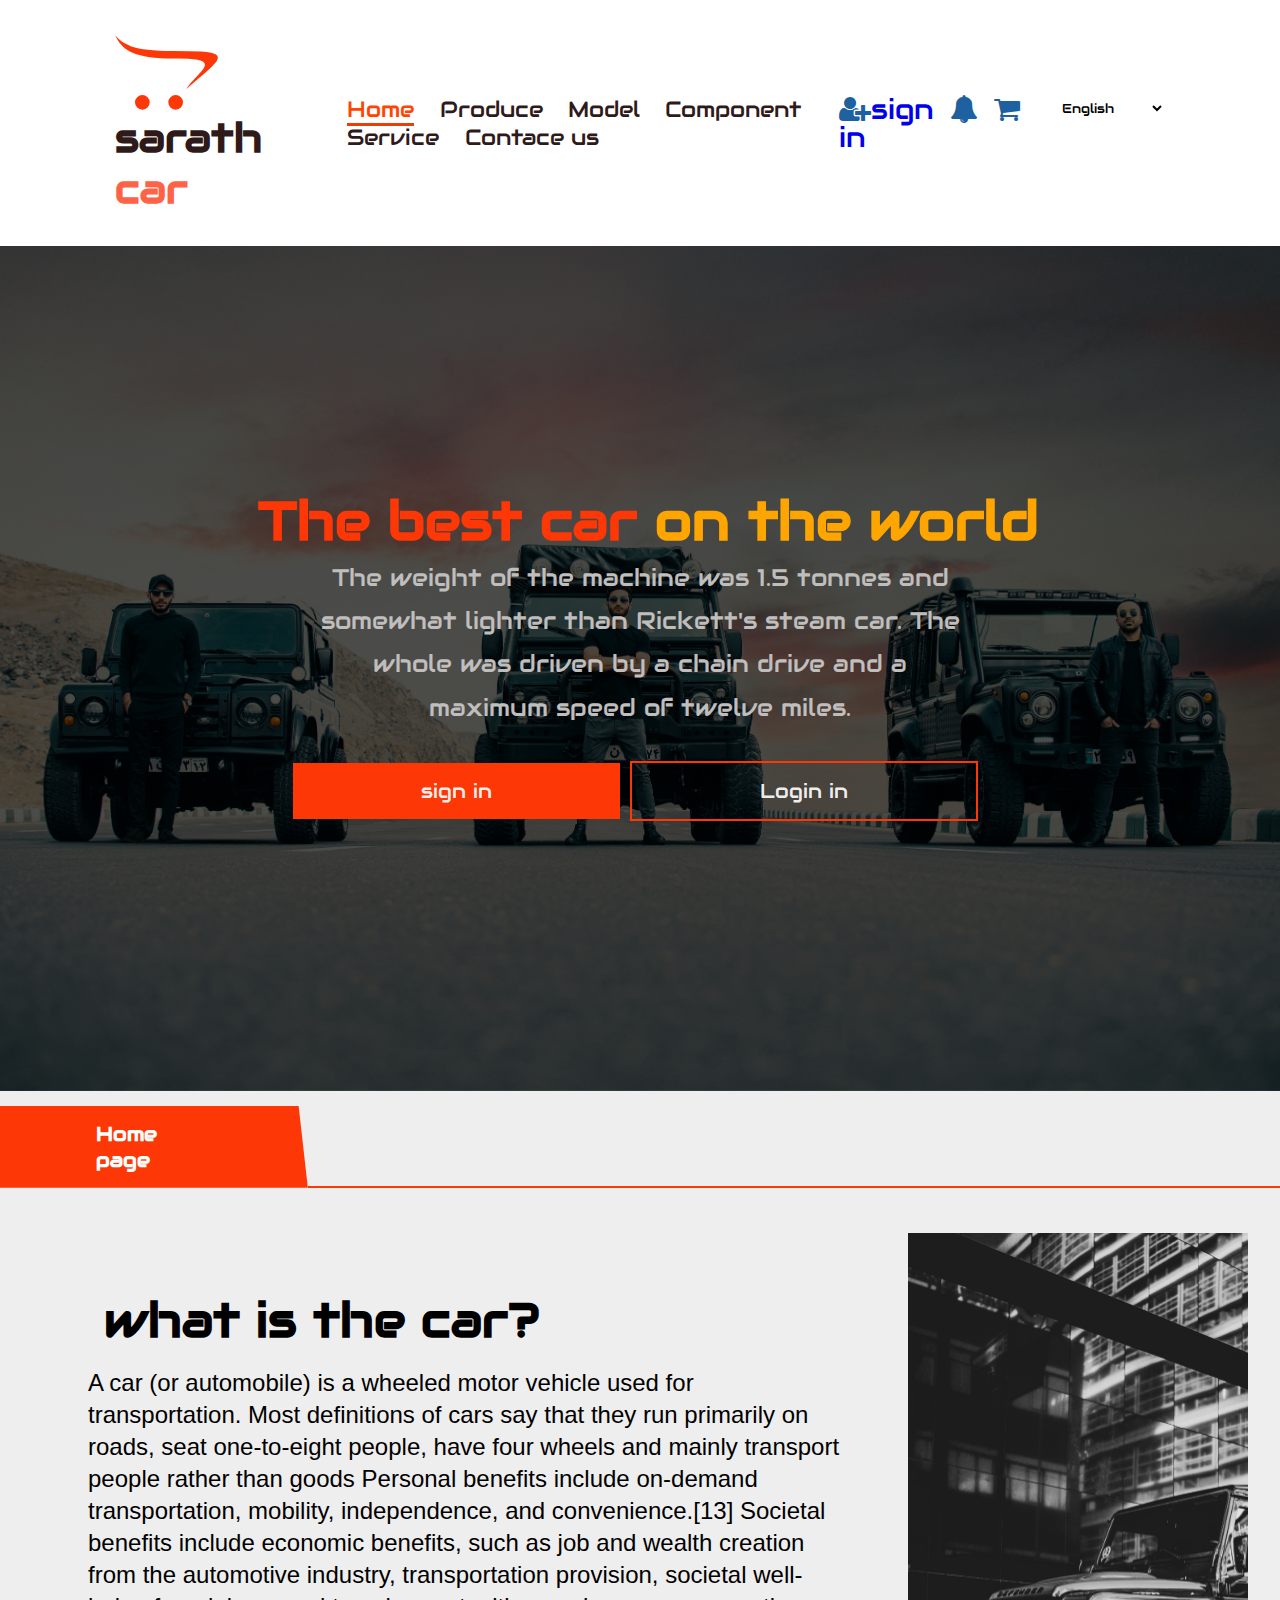
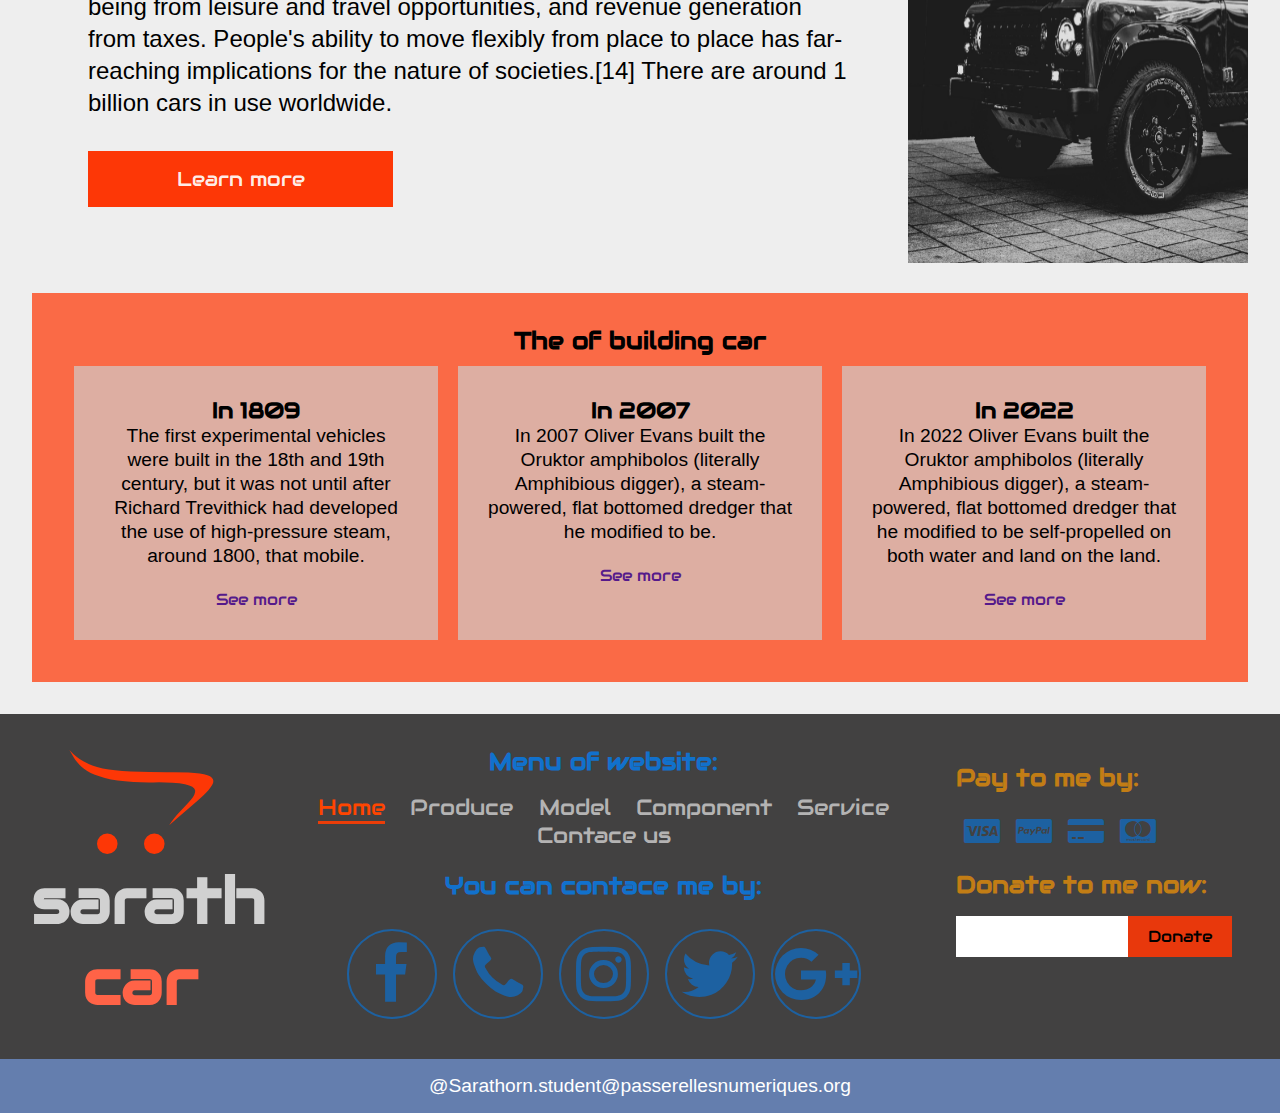
<file: index.html>
<!DOCTYPE html>
<html lang="en">
<head>
    <meta charset="UTF-8">
    <meta http-equiv="X-UA-Compatible" content="IE=edge">
    <meta name="viewport" content="width=device-width, initial-scale=1.0">
    <title>Home page</title>
    <link rel="stylesheet" href="https://cdnjs.cloudflare.com/ajax/libs/font-awesome/4.7.0/css/font-awesome.min.css">
    <link rel="stylesheet" href="css/style.css">
</head>
<body>
    <!-- navbar -->
    <header class="header">

        <a href="#" class="logo"><i class="fa fa-opencart"></i>sarath  <span>car</span> </a>
        <nav class="navbar">
            <a href="#" id="focus">Home</a>
            <a href="page/produce.html">Produce</a>
            <a href="page/model.html">Model</a>
            <a href="page/component.html">Component</a>
            <a href="page/service.html">Service</a>
            <a href="page/contace.html">Contace us</a>
        </nav>
        <div class="icons">
            <div class="fa fa-user-plus"><a href="page/sign-in.html">sign in</a></div>
            <div class="fa fa-bell"></div>
            <div class="fa fa-shopping-cart"></div>
            <div class="select-language">
                <select name="" id="">
                    <option value="" selected disabled>English</option>
                    <option value="">Khmer</option>
                    <option value="">Chinese</option>
                    <option value="">Thai</option>
                </select>
            </div>
        </div>
    </header>
    <!-- ------------ -->
    <section class="home">
        <div class="content">
            <h3>The best car <span>on the world</span> </h3>
            <p>The weight of the machine was 1.5 tonnes and somewhat lighter than Rickett's steam car. The whole was driven by a chain drive and a maximum speed of twelve miles.

            </p>
            <div class="button">
                <div class="button">
                    <a href="page/sign-in.html" class="btn btn-color">
                       sign in
                    </a>
                    <a href="page/sign-in.html" class="btn btn-benner" >
                        Login in
                    </a>
                </div>
            </div>
        </div>
    </section>
    <!-- contener -->
    <div class="headers">
        <h1>Home page</h1>
        <div></div>
    </div>
    <div class="contener">
        <div class="main main-1">
            <div class="text">
                <h3>what is the car?</h3>
                <p>A car (or automobile) is a wheeled motor vehicle used for transportation. Most definitions of cars say that they run primarily on roads, seat one-to-eight people, have four wheels and mainly transport people rather than goods
                    Personal benefits include on-demand transportation, mobility, independence, and convenience.[13] Societal benefits include economic benefits, such as job and wealth creation from the automotive industry, transportation provision, societal well-being from leisure and travel opportunities, and revenue generation from taxes. People's ability to move flexibly from place to place has far-reaching implications for the nature of societies.[14] There are around 1 billion cars in use worldwide. 
                </p>
                <div class="btn btn-color small">
                    Learn more
                </div>

            </div>
            <div class="img">
                <img src="image/home1.jpg" alt="">

            </div>
        </div>
        <div class="main main-2">
            <h1 class="h1">The of building car</h1>
            <div class="main-card">
                <div class="card card-has-bg card-has-magain start-center">
                    <h4>In 1809</h4>
                    <p>The first experimental vehicles were built in the 18th and 19th century, but it was not until after Richard Trevithick had developed the use of high-pressure steam, around 1800, that mobile.</p><br>
                    <a href="">See more</a>

                </div>
                <div class="card card-has-bg card-has-magain start-center">
                    <h4>In 2007</h4>
                    <p>In 2007 Oliver Evans built the Oruktor amphibolos (literally Amphibious digger), a steam-powered, flat bottomed dredger that he modified to be. </p><br>
                    <a href="">See more</a>
                    
                </div>
                <div class="card card-has-bg card-has-magain start-center">
                    <h4>In 2022</h4>
                    <p>In 2022 Oliver Evans built the Oruktor amphibolos (literally Amphibious digger), a steam-powered, flat bottomed dredger that he modified to be self-propelled on both water and land on the land. </p><br>
                    <a href="">See more</a>
                </div>
                
            </div>

        </div>
    </div>
    <footer>
        <a href="#" class="logo logo-footer"><i class="fa fa-opencart"></i>sarath  <span>car</span> </a>
    <div class="menu-footer">
        <nav class="navbar navbar-footer">
            <h1 class="h1">Menu of website:</h1>
            <a href="#" id="focus">Home</a>
            <a href="page/produce.html">Produce</a>
            <a href="page/model.html">Model</a>
            <a href="page/component.html">Component</a>
            <a href="page/service.html">Service</a>
            <a href="page/contace.html">Contace us</a>
        </nav>
        <div>
            <h1 class="h1">You can contace me by:</h4>
            <div class="icons icons-footer">
                <div class="fa fa-facebook"></div>
                <div class="fa fa-phone"></div>
                <div class="fa fa-instagram"></div>
                <div class="fa fa-twitter"></div>
                <div class="fa fa fa-google-plus"></div>
            </div>
        </div>

    </div>
    <div>
        <h1 class="h1-footer">Pay to me by:</h1>
        <div class="icons">
            <div class="fa fa-cc-visa"></div>
            <div class="fa fa-cc-paypal"></div>
            <div class="fa fa-credit-card-alt"></div>
            <div class="fa fa-cc-mastercard"></div>
        </div>
        <h1 class="h1-footer">Donate to me now:</h1>
        <div class="form-footer">
            <input type="text" class="input-footer">
            <div class="btn-footer">
                Donate
            </div>
        </div>

    </div>

</footer>
<p class="rever">@Sarathorn.student@passerellesnumeriques.org</p>
</body>
</html>
</file>
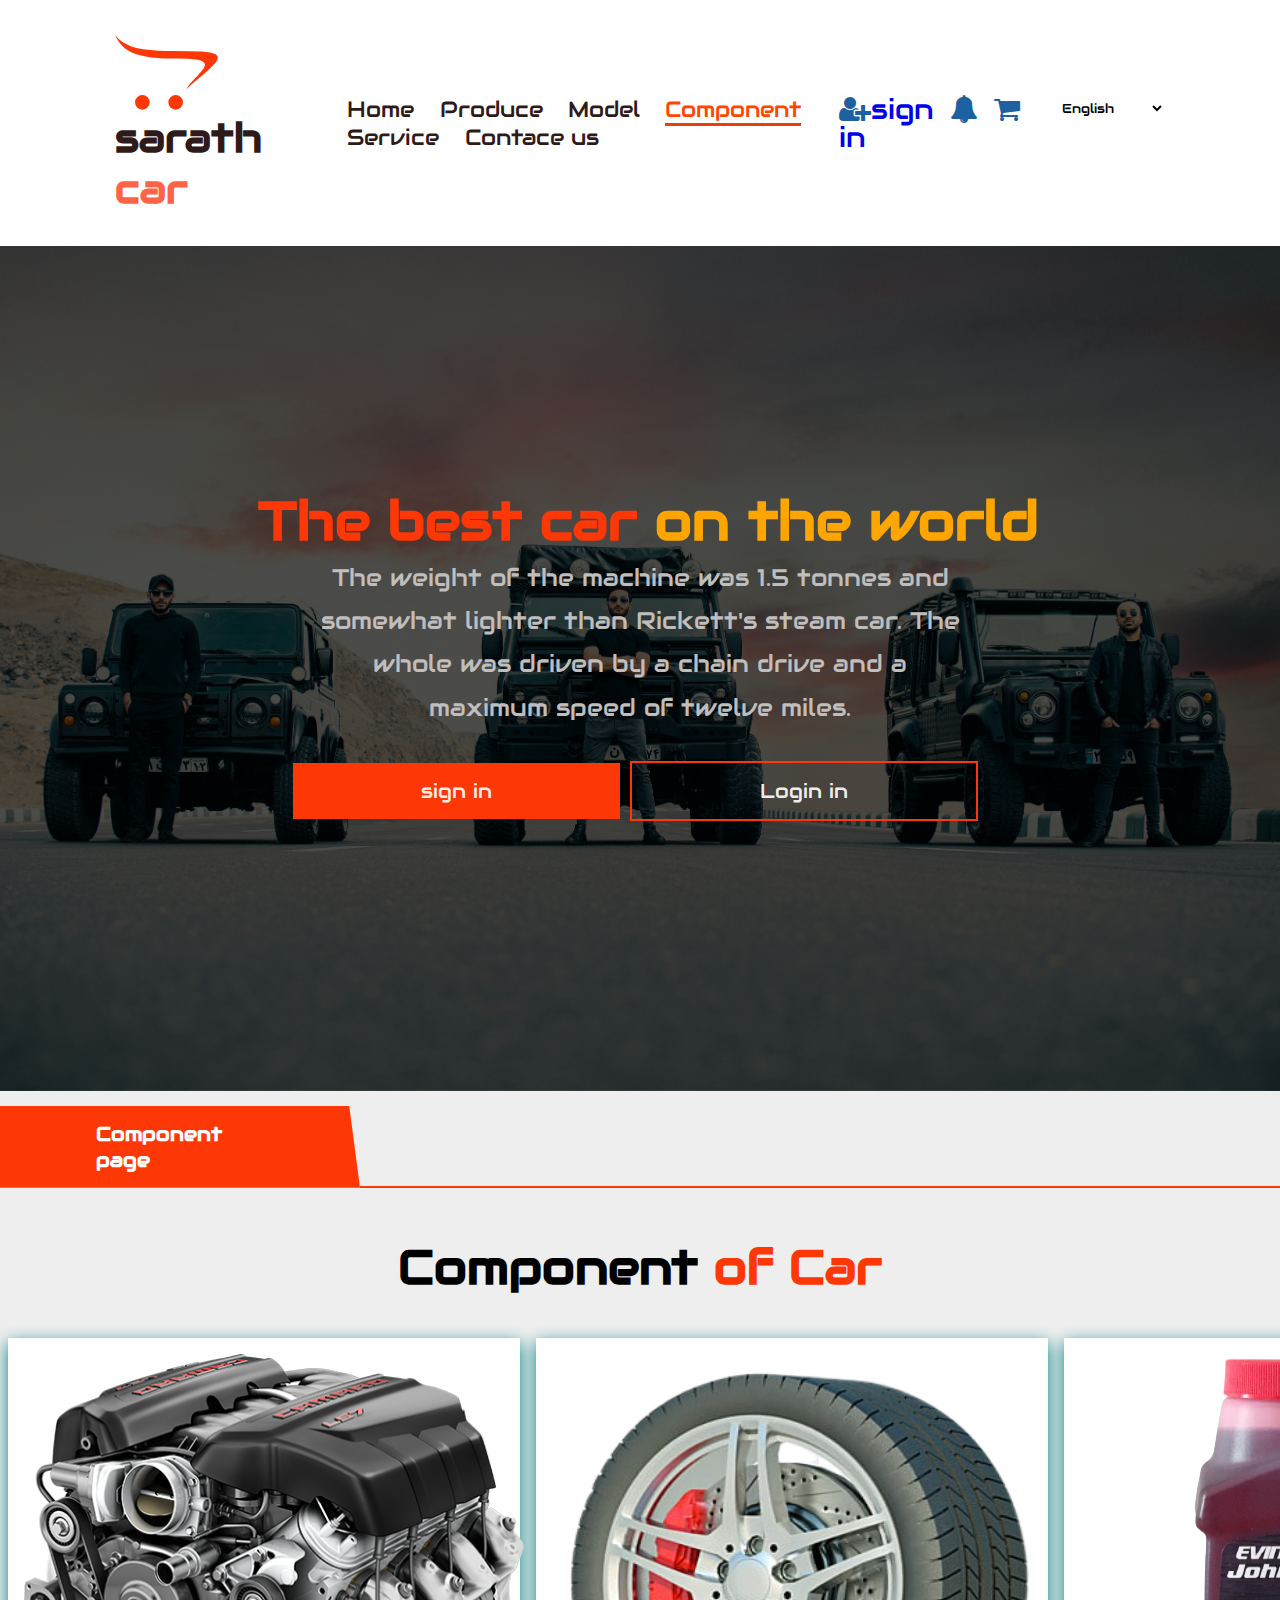
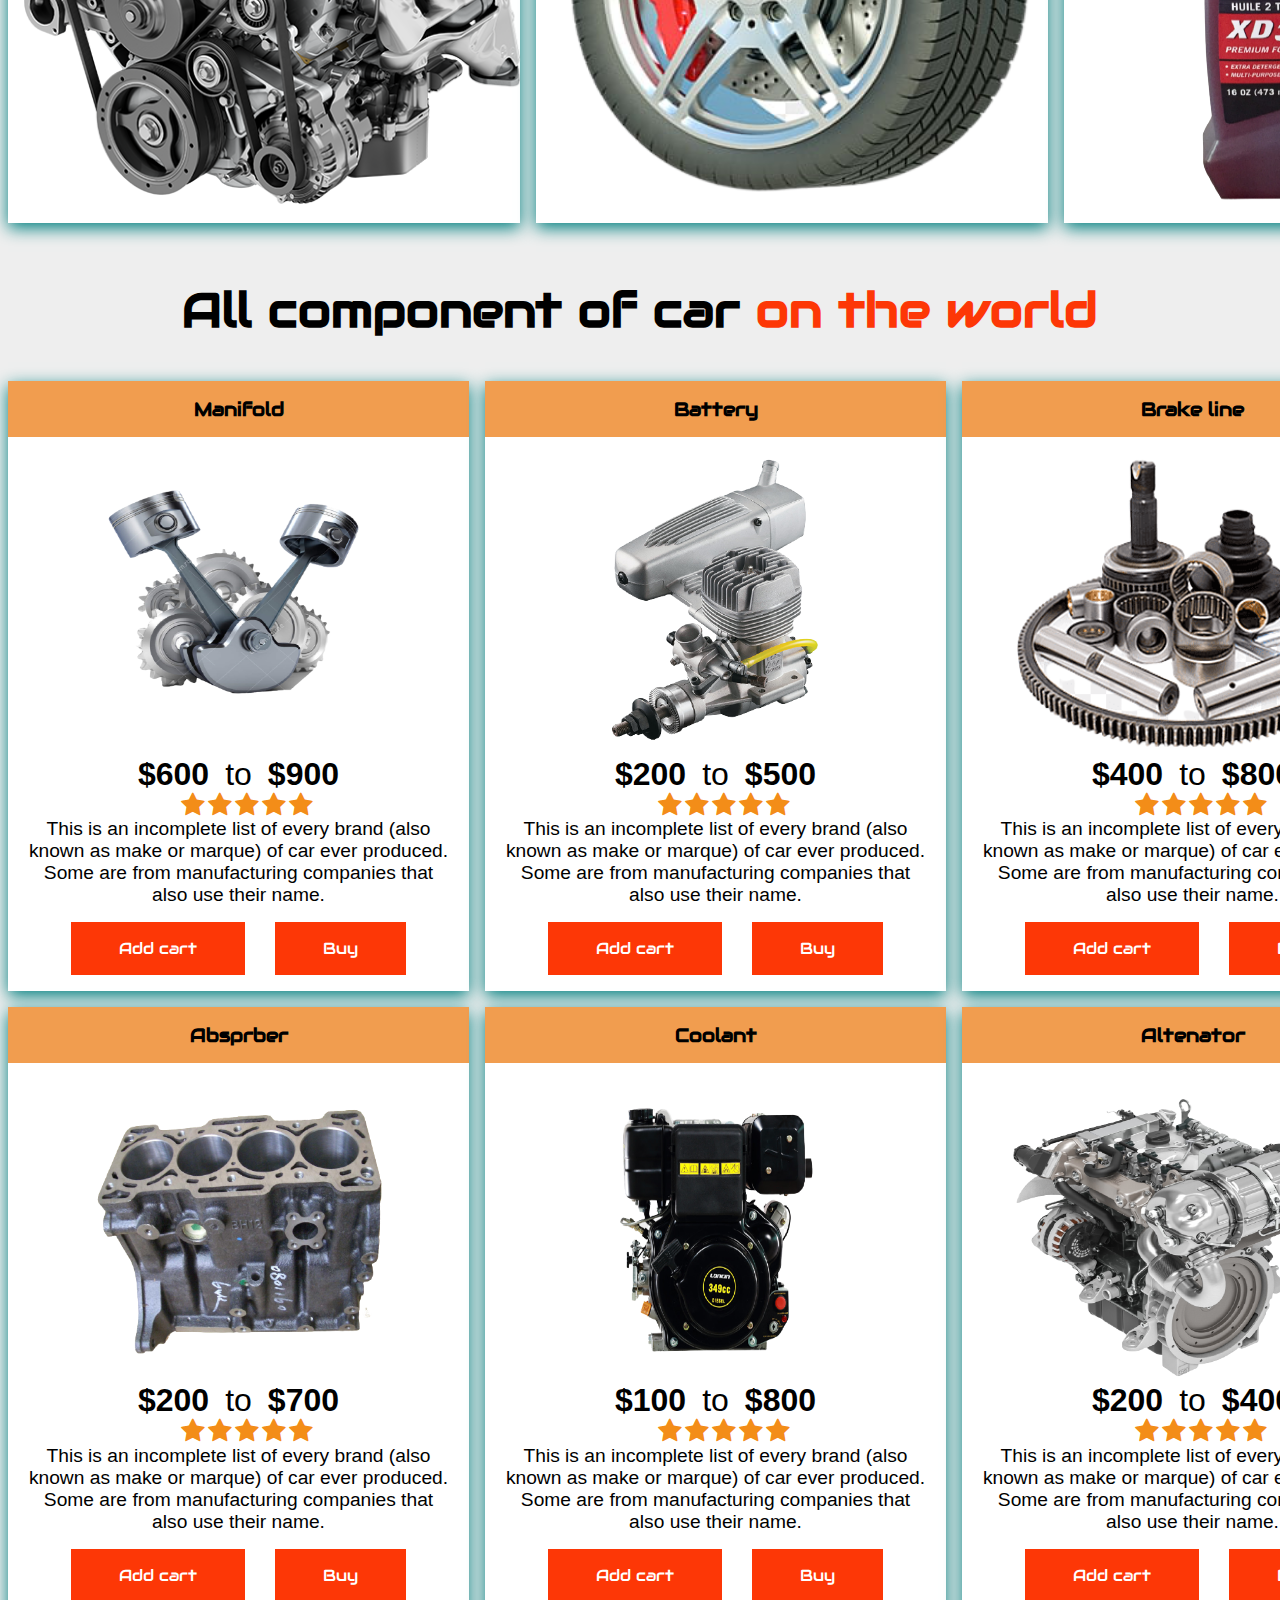
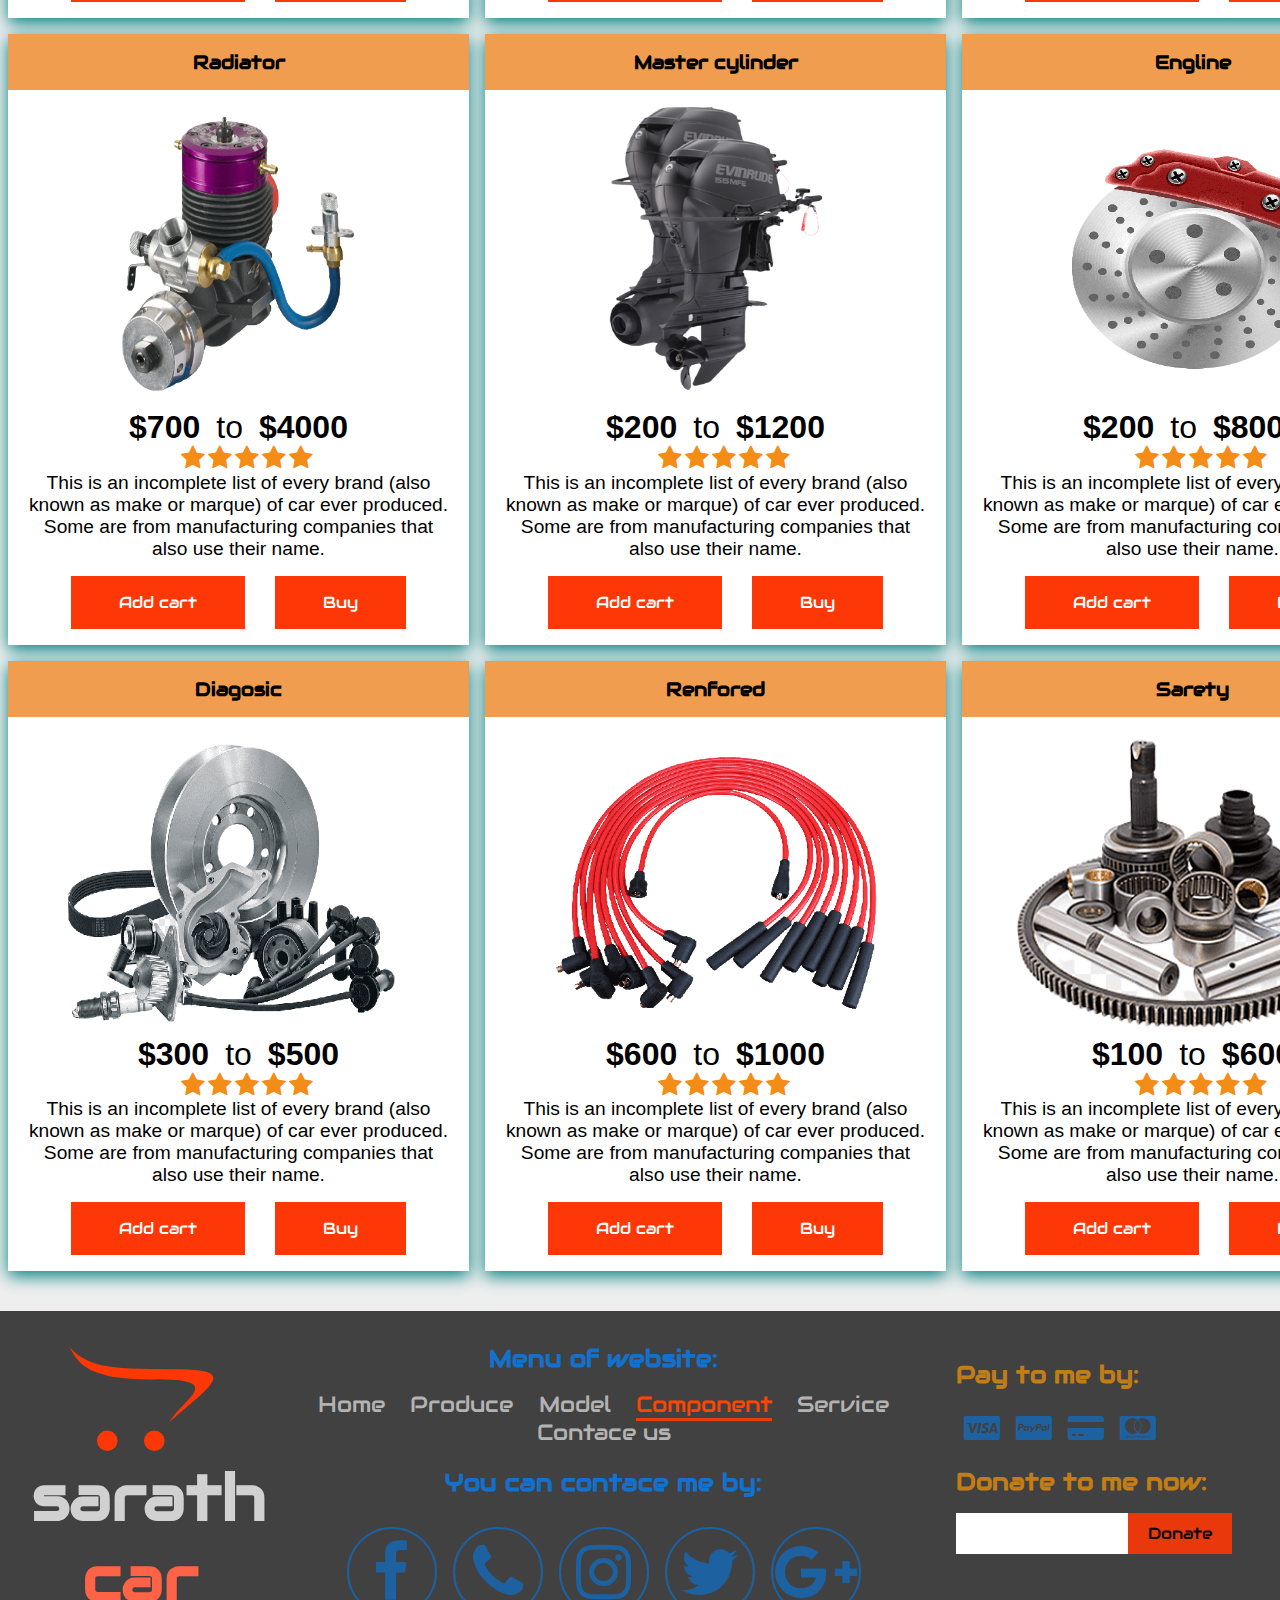
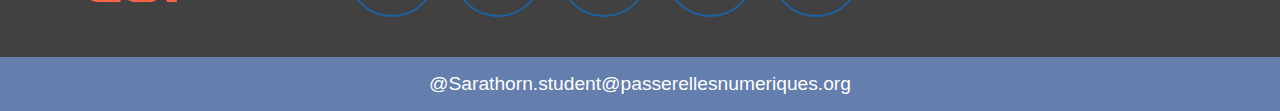
<file: page/component.html>
<!DOCTYPE html>
<html lang="en">
<head>
    <meta charset="UTF-8">
    <meta http-equiv="X-UA-Compatible" content="IE=edge">
    <meta name="viewport" content="width=device-width, initial-scale=1.0">
    <title>Component page</title>
    <link rel="stylesheet" href="https://cdnjs.cloudflare.com/ajax/libs/font-awesome/4.7.0/css/font-awesome.min.css">
    <link rel="stylesheet" href="../css/style.css">
</head>
<body>
    <!-- navbar -->
    <header class="header">

        <a href="#" class="logo"><i class="fa fa-opencart"></i>sarath  <span>car</span> </a>
        <nav class="navbar">
            <a href="../index.html">Home</a>
            <a href="produce.html">Produce</a>
            <a href="model.html">Model</a>
            <a href="#" id="focus">Component</a>
            <a href="service.html">Service</a>
            <a href="contace.html">Contace us</a>
        </nav>
        <div class="icons">
            <div class="fa fa-user-plus"><a href="sign-in.html">sign in</a></div>
            <div class="fa fa-bell"></div>
            <div class="fa fa-shopping-cart"></div>
            <div class="select-language">
                <select name="" id="">
                    <option value="" selected disabled>English</option>
                    <option value="">Khmer</option>
                    <option value="">Chinese</option>
                    <option value="">Thai</option>
                </select>
            </div>
        </div>
    </header>
    <section class="home">
        <div class="content">
            <h3>The best car <span>on the world</span> </h3>
            <p>The weight of the machine was 1.5 tonnes and somewhat lighter than Rickett's steam car. The whole was driven by a chain drive and a maximum speed of twelve miles.

            </p>
            <div class="button">
                <div class="button">
                    <a href="sign-in.html" class="btn btn-color">
                       sign in
                    </a>
                    <a href="sign-in.html" class="btn btn-benner" >
                        Login in
                    </a>
                </div>
            </div>
        </div>
    </section>
    <div class="headers">
        <h1>Component page</h1>
        <div></div>
    </div>
</div>
<h1 class="h1-card">Component<span> of Car</span></h1>
<div class="">
    <div class="main-card">
        <div class="card no-bg-card start-center">
            <img src="../image/com1.png" alt="" width="500" height="450">
        </div>
        <div class="card no-bg-card start-center">
            <img src="../image/com2.png" alt="" width="500" height="450">
        </div>
        <div class="card no-bg-card start-center">
            <img src="../image/com3.png" alt="" width="500" height="450">
        </div>
    </div>


    <h1 class="h1-card">All component of car <span> on the world</span></h1>
    <div>

        <div class="main-card">
            <div class=" no-bg-card start-center">
                <h1 class="h1-bg">Manifold</h1>
                <img src="../image/com4.png" alt="" width="360" height="300">
                <div class="card-com">
                    <div class="cost">
                        <h1>$600</h1>
                        <p>to</p>
                        <h1>$900</h1>
                    </div>
                    <div class="icon-flex">
                        <div class="fa fa-star"></div>
                        <div class="fa fa-star"></div>
                        <div class="fa fa-star"></div>
                        <div class="fa fa-star"></div>
                        <div class="fa fa-star"></div>
                    </div>
                    <p>This is an incomplete list of every brand (also known as make or marque) of car ever produced. Some are from manufacturing companies that also use their name.</p>
                    <div class="bt">
                        <div class="btn-com btn-color">
                            Add cart
                        </div>
                        <div class="btn-com btn-color">
                            Buy
                        </div>
                    </div>

                </div>
            </div>
            <div class=" no-bg-card start-center">
                <h1 class="h1-bg">Battery</h1>
                <img src="../image/com5.png" alt="" width="360" height="300">
                <div class="card-com">
                    <div class="cost">
                        <h1>$200</h1>
                        <p>to</p>
                        <h1>$500</h1>
                    </div>
                    <div class="icon-flex">
                        <div class="fa fa-star"></div>
                        <div class="fa fa-star"></div>
                        <div class="fa fa-star"></div>
                        <div class="fa fa-star"></div>
                        <div class="fa fa-star"></div>
                    </div>
                    <p>This is an incomplete list of every brand (also known as make or marque) of car ever produced. Some are from manufacturing companies that also use their name.</p>
                    <div class="bt">
                        <div class="btn-com btn-color">
                            Add cart
                        </div>
                        <div class="btn-com btn-color">
                            Buy
                        </div>
                    </div>

                </div>
            </div>
            <div class=" no-bg-card start-center">
                <h1 class="h1-bg">Brake line</h1>
                <img src="../image/com18.png" alt="" width="360" height="300">
                <div class="card-com">
                    <div class="cost">
                        <h1>$400</h1>
                        <p>to</p>
                        <h1>$800</h1>
                    </div>
                    <div class="icon-flex">
                        <div class="fa fa-star"></div>
                        <div class="fa fa-star"></div>
                        <div class="fa fa-star"></div>
                        <div class="fa fa-star"></div>
                        <div class="fa fa-star"></div>
                    </div>
                    <p>This is an incomplete list of every brand (also known as make or marque) of car ever produced. Some are from manufacturing companies that also use their name.</p>
                    <div class="bt">
                        <div class="btn-com btn-color">
                            Add cart
                        </div>
                        <div class="btn-com btn-color">
                            Buy
                        </div>
                    </div>

                </div>
            </div>
            <div class=" no-bg-card start-center">
                <h1 class="h1-bg">Fueltank</h1>
                <img src="../image/com7.png" alt="" width="360" height="300">
                <div class="card-com">
                    <div class="cost">
                        <h1>$200</h1>
                        <p>to</p>
                        <h1>$500</h1>
                    </div>
                    <div class="icon-flex">
                        <div class="fa fa-star"></div>
                        <div class="fa fa-star"></div>
                        <div class="fa fa-star"></div>
                        <div class="fa fa-star"></div>
                        <div class="fa fa-star"></div>
                    </div>
                    <p>This is an incomplete list of every brand (also known as make or marque) of car ever produced. Some are from manufacturing companies that also use their name.</p>
                    <div class="bt">
                        <div class="btn-com btn-color">
                            Add cart
                        </div>
                        <div class="btn-com btn-color">
                            Buy
                        </div>
                    </div>

                </div>
            </div>
        </div>
        <div class="main-card">
            <div class=" no-bg-card start-center">
                <h1 class="h1-bg">Absprber</h1>
                <img src="../image/com8.png" alt="" width="360" height="300">
                <div class="card-com">
                    <div class="cost">
                        <h1>$200</h1>
                        <p>to</p>
                        <h1>$700</h1>
                    </div>
                    <div class="icon-flex">
                        <div class="fa fa-star"></div>
                        <div class="fa fa-star"></div>
                        <div class="fa fa-star"></div>
                        <div class="fa fa-star"></div>
                        <div class="fa fa-star"></div>
                    </div>
                    <p>This is an incomplete list of every brand (also known as make or marque) of car ever produced. Some are from manufacturing companies that also use their name.</p>
                    <div class="bt">
                        <div class="btn-com btn-color">
                            Add cart
                        </div>
                        <div class="btn-com btn-color">
                            Buy
                        </div>
                    </div>

                </div>
            </div>
            <div class=" no-bg-card start-center">
                <h1 class="h1-bg">Coolant</h1>
                <img src="../image/com9.png" alt="" width="360" height="300">
                <div class="card-com">
                    <div class="cost">
                        <h1>$100</h1>
                        <p>to</p>
                        <h1>$800</h1>
                    </div>
                    <div class="icon-flex">
                        <div class="fa fa-star"></div>
                        <div class="fa fa-star"></div>
                        <div class="fa fa-star"></div>
                        <div class="fa fa-star"></div>
                        <div class="fa fa-star"></div>
                    </div>
                    <p>This is an incomplete list of every brand (also known as make or marque) of car ever produced. Some are from manufacturing companies that also use their name.</p>
                    <div class="bt">
                        <div class="btn-com btn-color">
                            Add cart
                        </div>
                        <div class="btn-com btn-color">
                            Buy
                        </div>
                    </div>

                </div>
            </div>
            <div class=" no-bg-card start-center">
                <h1 class="h1-bg">Altenator</h1>
                <img src="../image/com10.png" alt="" width="360" height="300">
                <div class="card-com">
                    <div class="cost">
                        <h1>$200</h1>
                        <p>to</p>
                        <h1>$400</h1>
                    </div>
                    <div class="icon-flex">
                        <div class="fa fa-star"></div>
                        <div class="fa fa-star"></div>
                        <div class="fa fa-star"></div>
                        <div class="fa fa-star"></div>
                        <div class="fa fa-star"></div>
                    </div>
                    <p>This is an incomplete list of every brand (also known as make or marque) of car ever produced. Some are from manufacturing companies that also use their name.</p>
                    <div class="bt">
                        <div class="btn-com btn-color">
                            Add cart
                        </div>
                        <div class="btn-com btn-color">
                            Buy
                        </div>
                    </div>

                </div>
            </div>
            <div class=" no-bg-card start-center">
                <h1 class="h1-bg">Distributor</h1>
                <img src="../image/com11.png" alt="" width="360" height="300">
                <div class="card-com">
                    <div class="cost">
                        <h1>$100</h1>
                        <p>to</p>
                        <h1>$900</h1>
                    </div>
                    <div class="icon-flex">
                        <div class="fa fa-star"></div>
                        <div class="fa fa-star"></div>
                        <div class="fa fa-star"></div>
                        <div class="fa fa-star"></div>
                        <div class="fa fa-star"></div>
                    </div>
                    <p>This is an incomplete list of every brand (also known as make or marque) of car ever produced. Some are from manufacturing companies that also use their name.</p>
                    <div class="bt">
                        <div class="btn-com btn-color">
                            Add cart
                        </div>
                        <div class="btn-com btn-color">
                            Buy
                        </div>
                    </div>

                </div>
            </div>
        </div>
        <div class="main-card">
            <div class=" no-bg-card start-center">
                <h1 class="h1-bg">Radiator</h1>
                <img src="../image/com12.png" alt="" width="360" height="300">
                <div class="card-com">
                    <div class="cost">
                        <h1>$700</h1>
                        <p>to</p>
                        <h1>$4000</h1>
                    </div>
                    <div class="icon-flex">
                        <div class="fa fa-star"></div>
                        <div class="fa fa-star"></div>
                        <div class="fa fa-star"></div>
                        <div class="fa fa-star"></div>
                        <div class="fa fa-star"></div>
                    </div>
                    <p>This is an incomplete list of every brand (also known as make or marque) of car ever produced. Some are from manufacturing companies that also use their name.</p>
                    <div class="bt">
                        <div class="btn-com btn-color">
                            Add cart
                        </div>
                        <div class="btn-com btn-color">
                            Buy
                        </div>
                    </div>

                </div>
            </div>
            <div class=" no-bg-card start-center">
                <h1 class="h1-bg">Master cylinder</h1>
                <img src="../image/com13.png" alt="" width="360" height="300">
                <div class="card-com">
                    <div class="cost">
                        <h1>$200</h1>
                        <p>to</p>
                        <h1>$1200</h1>
                    </div>
                    <div class="icon-flex">
                        <div class="fa fa-star"></div>
                        <div class="fa fa-star"></div>
                        <div class="fa fa-star"></div>
                        <div class="fa fa-star"></div>
                        <div class="fa fa-star"></div>
                    </div>
                    <p>This is an incomplete list of every brand (also known as make or marque) of car ever produced. Some are from manufacturing companies that also use their name.</p>
                    <div class="bt">
                        <div class="btn-com btn-color">
                            Add cart
                        </div>
                        <div class="btn-com btn-color">
                            Buy
                        </div>
                    </div>

                </div>
            </div>
            <div class=" no-bg-card start-center">
                <h1 class="h1-bg">Engline</h1>
                <img src="../image/com14.png" alt="" width="360" height="300">
                <div class="card-com">
                    <div class="cost">
                        <h1>$200</h1>
                        <p>to</p>
                        <h1>$8000</h1>
                    </div>
                    <div class="icon-flex">
                        <div class="fa fa-star"></div>
                        <div class="fa fa-star"></div>
                        <div class="fa fa-star"></div>
                        <div class="fa fa-star"></div>
                        <div class="fa fa-star"></div>
                    </div>
                    <p>This is an incomplete list of every brand (also known as make or marque) of car ever produced. Some are from manufacturing companies that also use their name.</p>
                    <div class="bt">
                        <div class="btn-com btn-color">
                            Add cart
                        </div>
                        <div class="btn-com btn-color">
                            Buy
                        </div>
                    </div>

                </div>
            </div>
            <div class=" no-bg-card start-center">
                <h1 class="h1-bg">Pedal</h1>
                <img src="../image/com15.png" alt="" width="360" height="300">
                <div class="card-com">
                    <div class="cost">
                        <h1>$200</h1>
                        <p>to</p>
                        <h1>$800</h1>
                    </div>
                    <div class="icon-flex">
                        <div class="fa fa-star"></div>
                        <div class="fa fa-star"></div>
                        <div class="fa fa-star"></div>
                        <div class="fa fa-star"></div>
                        <div class="fa fa-star"></div>
                    </div>
                    <p>This is an incomplete list of every brand (also known as make or marque) of car ever produced. Some are from manufacturing companies that also use their name.</p>
                    <div class="bt">
                        <div class="btn-com btn-color">
                            Add cart
                        </div>
                        <div class="btn-com btn-color">
                            Buy
                        </div>
                    </div>

                </div>
            </div>
        </div>
        <div class="main-card">
            <div class=" no-bg-card start-center">
                <h1 class="h1-bg">Diagosic</h1>
                <img src="../image/com16.png" alt="" width="360" height="300">
                <div class="card-com">
                    <div class="cost">
                        <h1>$300</h1>
                        <p>to</p>
                        <h1>$500</h1>
                    </div>
                    <div class="icon-flex">
                        <div class="fa fa-star"></div>
                        <div class="fa fa-star"></div>
                        <div class="fa fa-star"></div>
                        <div class="fa fa-star"></div>
                        <div class="fa fa-star"></div>
                    </div>
                    <p>This is an incomplete list of every brand (also known as make or marque) of car ever produced. Some are from manufacturing companies that also use their name.</p>
                    <div class="bt">
                        <div class="btn-com btn-color">
                            Add cart
                        </div>
                        <div class="btn-com btn-color">
                            Buy
                        </div>
                    </div>

                </div>
            </div>
            <div class=" no-bg-card start-center">
                <h1 class="h1-bg">Renfored</h1>
                <img src="../image/com17.png" alt="" width="360" height="300">
                <div class="card-com">
                    <div class="cost">
                        <h1>$600</h1>
                        <p>to</p>
                        <h1>$1000</h1>
                    </div>
                    <div class="icon-flex">
                        <div class="fa fa-star"></div>
                        <div class="fa fa-star"></div>
                        <div class="fa fa-star"></div>
                        <div class="fa fa-star"></div>
                        <div class="fa fa-star"></div>
                    </div>
                    <p>This is an incomplete list of every brand (also known as make or marque) of car ever produced. Some are from manufacturing companies that also use their name.</p>
                    <div class="bt">
                        <div class="btn-com btn-color">
                            Add cart
                        </div>
                        <div class="btn-com btn-color">
                            Buy
                        </div>
                    </div>

                </div>
            </div>
            <div class=" no-bg-card start-center">
                <h1 class="h1-bg">Sarety</h1>
                <img src="../image/com18.png" alt="" width="360" height="300">
                <div class="card-com">
                    <div class="cost">
                        <h1>$100</h1>
                        <p>to</p>
                        <h1>$600</h1>
                    </div>
                    <div class="icon-flex">
                        <div class="fa fa-star"></div>
                        <div class="fa fa-star"></div>
                        <div class="fa fa-star"></div>
                        <div class="fa fa-star"></div>
                        <div class="fa fa-star"></div>
                    </div>
                    <p>This is an incomplete list of every brand (also known as make or marque) of car ever produced. Some are from manufacturing companies that also use their name.</p>
                    <div class="bt">
                        <div class="btn-com btn-color">
                            Add cart
                        </div>
                        <div class="btn-com btn-color">
                            Buy
                        </div>
                    </div>

                </div>
            </div>
            <div class=" no-bg-card start-center">
                <h1 class="h1-bg">Laminate</h1>
                <img src="../image/com7.png" alt="" width="360" height="300">
                <div class="card-com">
                    <div class="cost">
                        <h1>$200</h1>
                        <p>to</p>
                        <h1>$900</h1>
                    </div>
                    <div class="icon-flex">
                        <div class="fa fa-star"></div>
                        <div class="fa fa-star"></div>
                        <div class="fa fa-star"></div>
                        <div class="fa fa-star"></div>
                        <div class="fa fa-star"></div>
                    </div>
                    <p>This is an incomplete list of every brand (also known as make or marque) of car ever produced. Some are from manufacturing companies that also use their name.</p>
                    <div class="bt">
                        <div class="btn-com btn-color">
                            Add cart
                        </div>
                        <div class="btn-com btn-color">
                            Buy
                        </div>
                    </div>

                </div>
            </div>
        </div>



    </div>
    
</div>









    <footer>
        <a href="#" class="logo logo-footer"><i class="fa fa-opencart"></i>sarath  <span>car</span> </a>
    <div class="menu-footer">
        <nav class="navbar navbar-footer">
            <h1 class="h1">Menu of website:</h1>
            <a href="../index.html">Home</a>
            <a href="produce.html">Produce</a>
            <a href="model.html">Model</a>
            <a href="#" id="focus">Component</a>
            <a href="service.html">Service</a>
            <a href="contace.html">Contace us</a>
        </nav>
        <div>
            <h1 class="h1">You can contace me by:</h4>
            <div class="icons icons-footer">
                <div class="fa fa-facebook"></div>
                <div class="fa fa-phone"></div>
                <div class="fa fa-instagram"></div>
                <div class="fa fa-twitter"></div>
                <div class="fa fa fa-google-plus"></div>
            </div>
        </div>

    </div>
    <div>
        <h1 class="h1-footer">Pay to me by:</h1>
        <div class="icons">
            <div class="fa fa-cc-visa"></div>
            <div class="fa fa-cc-paypal"></div>
            <div class="fa fa-credit-card-alt"></div>
            <div class="fa fa-cc-mastercard"></div>
        </div>
        <h1 class="h1-footer">Donate to me now:</h1>
        <div class="form-footer">
            <input type="text" class="input-footer">
            <div class="btn-footer">
                Donate
            </div>
        </div>

    </div>

</footer>
<p class="rever">@Sarathorn.student@passerellesnumeriques.org</p>
</body>
</html>
</file>
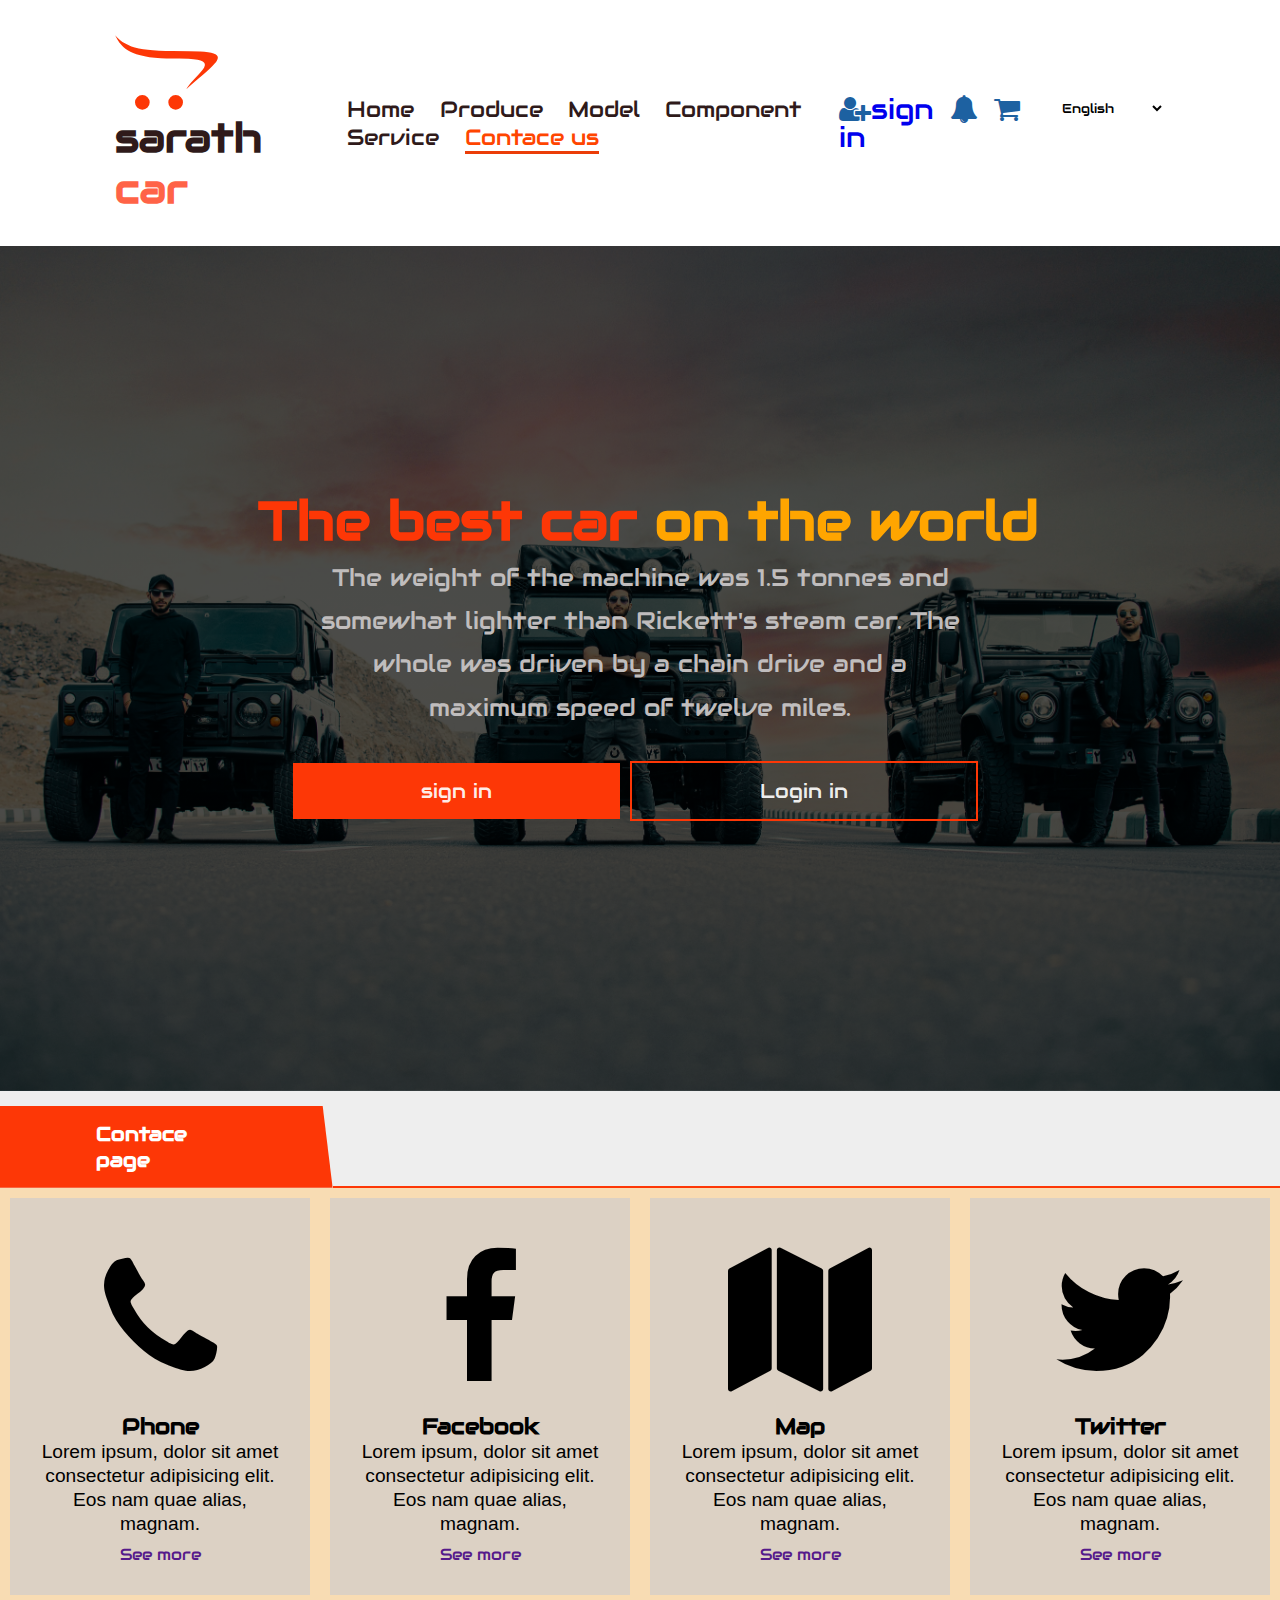
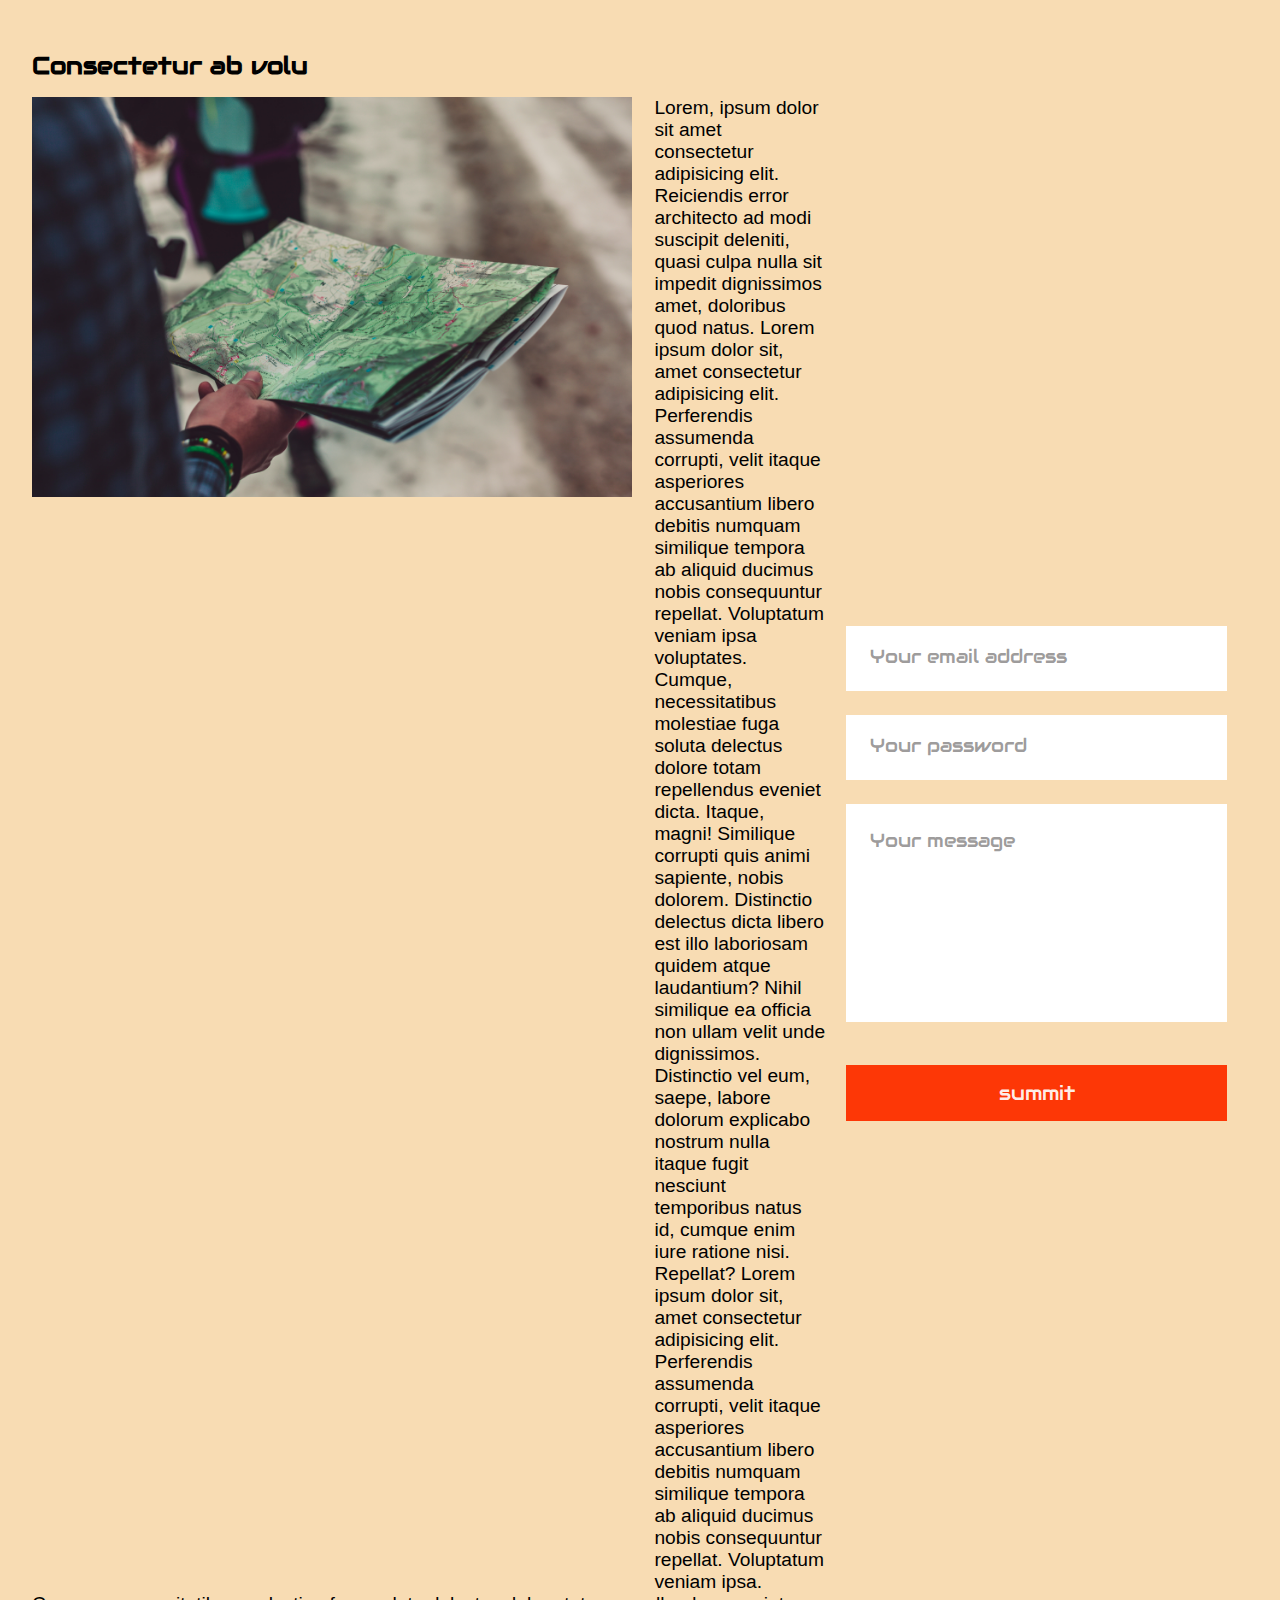
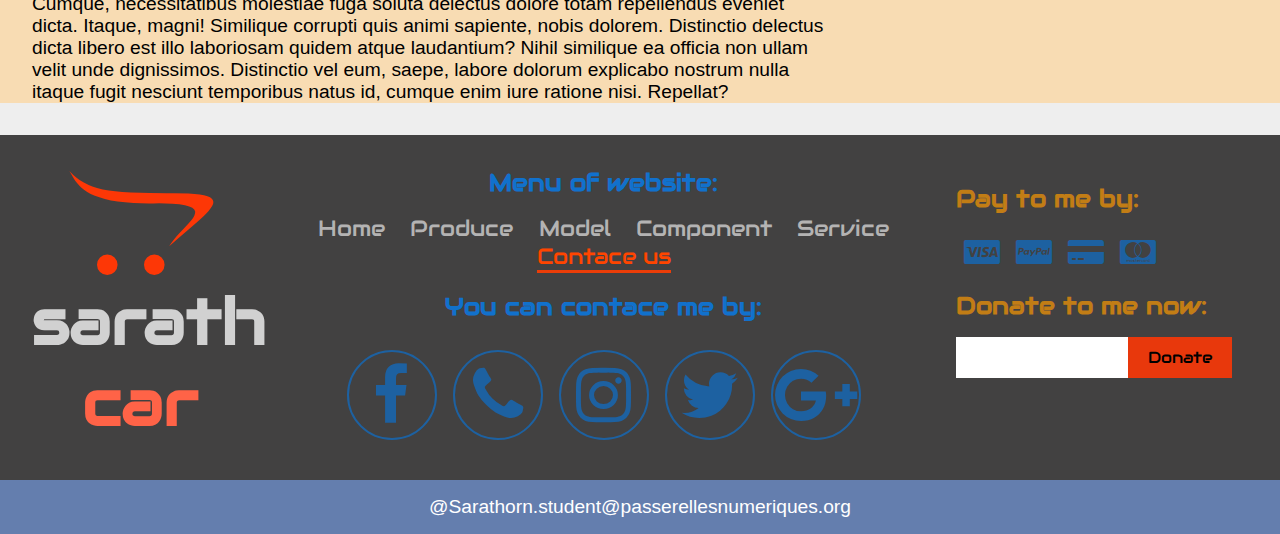
<file: page/contace.html>
<!DOCTYPE html>
<html lang="en">
<head>
    <meta charset="UTF-8">
    <meta http-equiv="X-UA-Compatible" content="IE=edge">
    <meta name="viewport" content="width=device-width, initial-scale=1.0">
    <title>Contace page</title>
    <link rel="stylesheet" href="https://cdnjs.cloudflare.com/ajax/libs/font-awesome/4.7.0/css/font-awesome.min.css">
    <link rel="stylesheet" href="../css/style.css">
</head>
<body>
    <!-- navbar -->
    <header class="header">

        <a href="#" class="logo"><i class="fa fa-opencart"></i>sarath  <span>car</span> </a>
        <nav class="navbar">
            <a href="../index.html">Home</a>
            <a href="produce.html">Produce</a>
            <a href="model.html">Model</a>
            <a href="component.html">Component</a>
            <a href="service.html">Service</a>
            <a href="#" id="focus">Contace us</a>
        </nav>
        <div class="icons">
            <div class="fa fa-user-plus"><a href="sign-in.html">sign in</a></div>
            <div class="fa fa-bell"></div>
            <div class="fa fa-shopping-cart"></div>
            <div class="select-language">
                <select name="" id="">
                    <option value="" selected disabled>English</option>
                    <option value="">Khmer</option>
                    <option value="">Chinese</option>
                    <option value="">Thai</option>
                </select>
            </div>
        </div>
    </header>
    <section class="home">
        <div class="content">
            <h3>The best car <span>on the world</span> </h3>
            <p>The weight of the machine was 1.5 tonnes and somewhat lighter than Rickett's steam car. The whole was driven by a chain drive and a maximum speed of twelve miles.

            </p>
            <div class="button">
                <a href="sign-in.html" class="btn btn-color">
                   sign in
                </a>
                <a href="sign-in.html" class="btn btn-benner" >
                    Login in
                </a>
            </div>
        </div>
    </section>
    <div class="headers">
        <h1>Contace page</h1>
        <div></div>
    </div>
    <div class="contener color-contener">
        <div class="mail">
            <div class="main-card">
                <div class="card card-has-bg card-has-magain start-center">
                    <div class="icons-form">
                        <div class="fa fa-phone"></div>
                    </div>
                    <h4>Phone</h4>
                    <p>Lorem ipsum, dolor sit amet consectetur adipisicing elit. Eos nam quae alias, magnam.</p>
                    <a href="">See more</a>
                </div>
                <div class="card card-has-bg card-has-magain start-center">
                    <div class="icons-form">
                        <div class="fa fa-facebook"></div>
                    </div>
                    <h4>Facebook</h4>
                    <p>Lorem ipsum, dolor sit amet consectetur adipisicing elit. Eos nam quae alias, magnam.</p>
                    <a href="">See more</a>
                </div>
                <div class="card card-has-bg card-has-magain start-center">
                    <div class="icons-form">
                        <div class="fa fa-map"></div>
                    </div>
                    <h4>Map</h4>
                    <p>Lorem ipsum, dolor sit amet consectetur adipisicing elit. Eos nam quae alias, magnam.</p>
                    <a href="">See more</a>
                </div>
                <div class="card card-has-bg card-has-magain start-center">
                    <div class="icons-form">
                        <div class="fa fa-twitter"></div>
                    </div>
                    <h4>Twitter</h4>
                    <p>Lorem ipsum, dolor sit amet consectetur adipisicing elit. Eos nam quae alias, magnam.</p>
                    <a href="">See more</a>
                </div>
            </div>
        </div>
        <div class="main main-1">
            <div class="information">
                <h1 class="h1 h1-contace">
                    Consectetur ab volu
                </h1>
                <div class="img-text">
                    <img src="../image/pexels-francesco-paggiaro-793088.jpg" width="600" height="400"  alt="">
                    <p>
                        Lorem, ipsum dolor sit amet consectetur adipisicing elit. Reiciendis error architecto ad modi suscipit deleniti, quasi culpa nulla sit impedit dignissimos amet, doloribus quod natus.
                        Lorem ipsum dolor sit, amet consectetur adipisicing elit. Perferendis assumenda corrupti, velit itaque asperiores accusantium libero debitis numquam similique tempora ab aliquid ducimus nobis consequuntur repellat. Voluptatum veniam ipsa voluptates.
                    Cumque, necessitatibus molestiae fuga soluta delectus dolore totam repellendus eveniet dicta. Itaque, magni! Similique corrupti quis animi sapiente, nobis dolorem. Distinctio delectus dicta libero est illo laboriosam quidem atque laudantium?
                    Nihil similique ea officia non ullam velit unde dignissimos. Distinctio vel eum, saepe, labore dolorum explicabo nostrum nulla itaque fugit nesciunt temporibus natus id, cumque enim iure ratione nisi. Repellat?
                    Lorem ipsum dolor sit, amet consectetur adipisicing elit. Perferendis assumenda corrupti, velit itaque asperiores accusantium libero debitis numquam similique tempora ab aliquid ducimus nobis consequuntur repellat. Voluptatum veniam ipsa.
                    </p>
                    
                </div>
                <p>
                    
                    Cumque, necessitatibus molestiae fuga soluta delectus dolore totam repellendus eveniet dicta. Itaque, magni! Similique corrupti quis animi sapiente, nobis dolorem. Distinctio delectus dicta libero est illo laboriosam quidem atque laudantium?
                    Nihil similique ea officia non ullam velit unde dignissimos. Distinctio vel eum, saepe, labore dolorum explicabo nostrum nulla itaque fugit nesciunt temporibus natus id, cumque enim iure ratione nisi. Repellat?

                </p>


            </div>
            <div class="form">
                <form action="">
                    <div>
                        <input type="gmail" class="input" placeholder="Your email address">
                    </div>
                    <div>
                        <input type="password"  class="input" placeholder="Your password">
                    </div>
                    <div>
                        <textarea name="" id="" cols="30" rows="10" placeholder="Your message" class="input"></textarea>
                    </div>
                    <div>
                        <button class="btn btn-color btn-form">
                            summit
                        </button>
                    </div>
 
                </form>


            </div>

        </div>
    </div>










    <footer>
        <a href="#" class="logo logo-footer"><i class="fa fa-opencart"></i>sarath  <span>car</span> </a>
    <div class="menu-footer">
        <nav class="navbar navbar-footer">
            <h1 class="h1">Menu of website:</h1>
            <a href="../index.html">Home</a>
            <a href="produce.html">Produce</a>
            <a href="model.html">Model</a>
            <a href="component.html">Component</a>
            <a href="service.html">Service</a>
            <a href="#" id="focus">Contace us</a>
        </nav>
        <div>
            <h1 class="h1">You can contace me by:</h4>
            <div class="icons icons-footer">
                <div class="fa fa-facebook"></div>
                <div class="fa fa-phone"></div>
                <div class="fa fa-instagram"></div>
                <div class="fa fa-twitter"></div>
                <div class="fa fa fa-google-plus"></div>
            </div>
        </div>

    </div>
    <div>
        <h1 class="h1-footer">Pay to me by:</h1>
        <div class="icons">
            <div class="fa fa-cc-visa"></div>
            <div class="fa fa-cc-paypal"></div>
            <div class="fa fa-credit-card-alt"></div>
            <div class="fa fa-cc-mastercard"></div>
        </div>
        <h1 class="h1-footer">Donate to me now:</h1>
        <div class="form-footer">
            <input type="text" class="input-footer">
            <div class="btn-footer">
                Donate
            </div>
        </div>

    </div>
</footer>
<p class="rever">@Sarathorn.student@passerellesnumeriques.org</p>
</body>
</html>
</file>
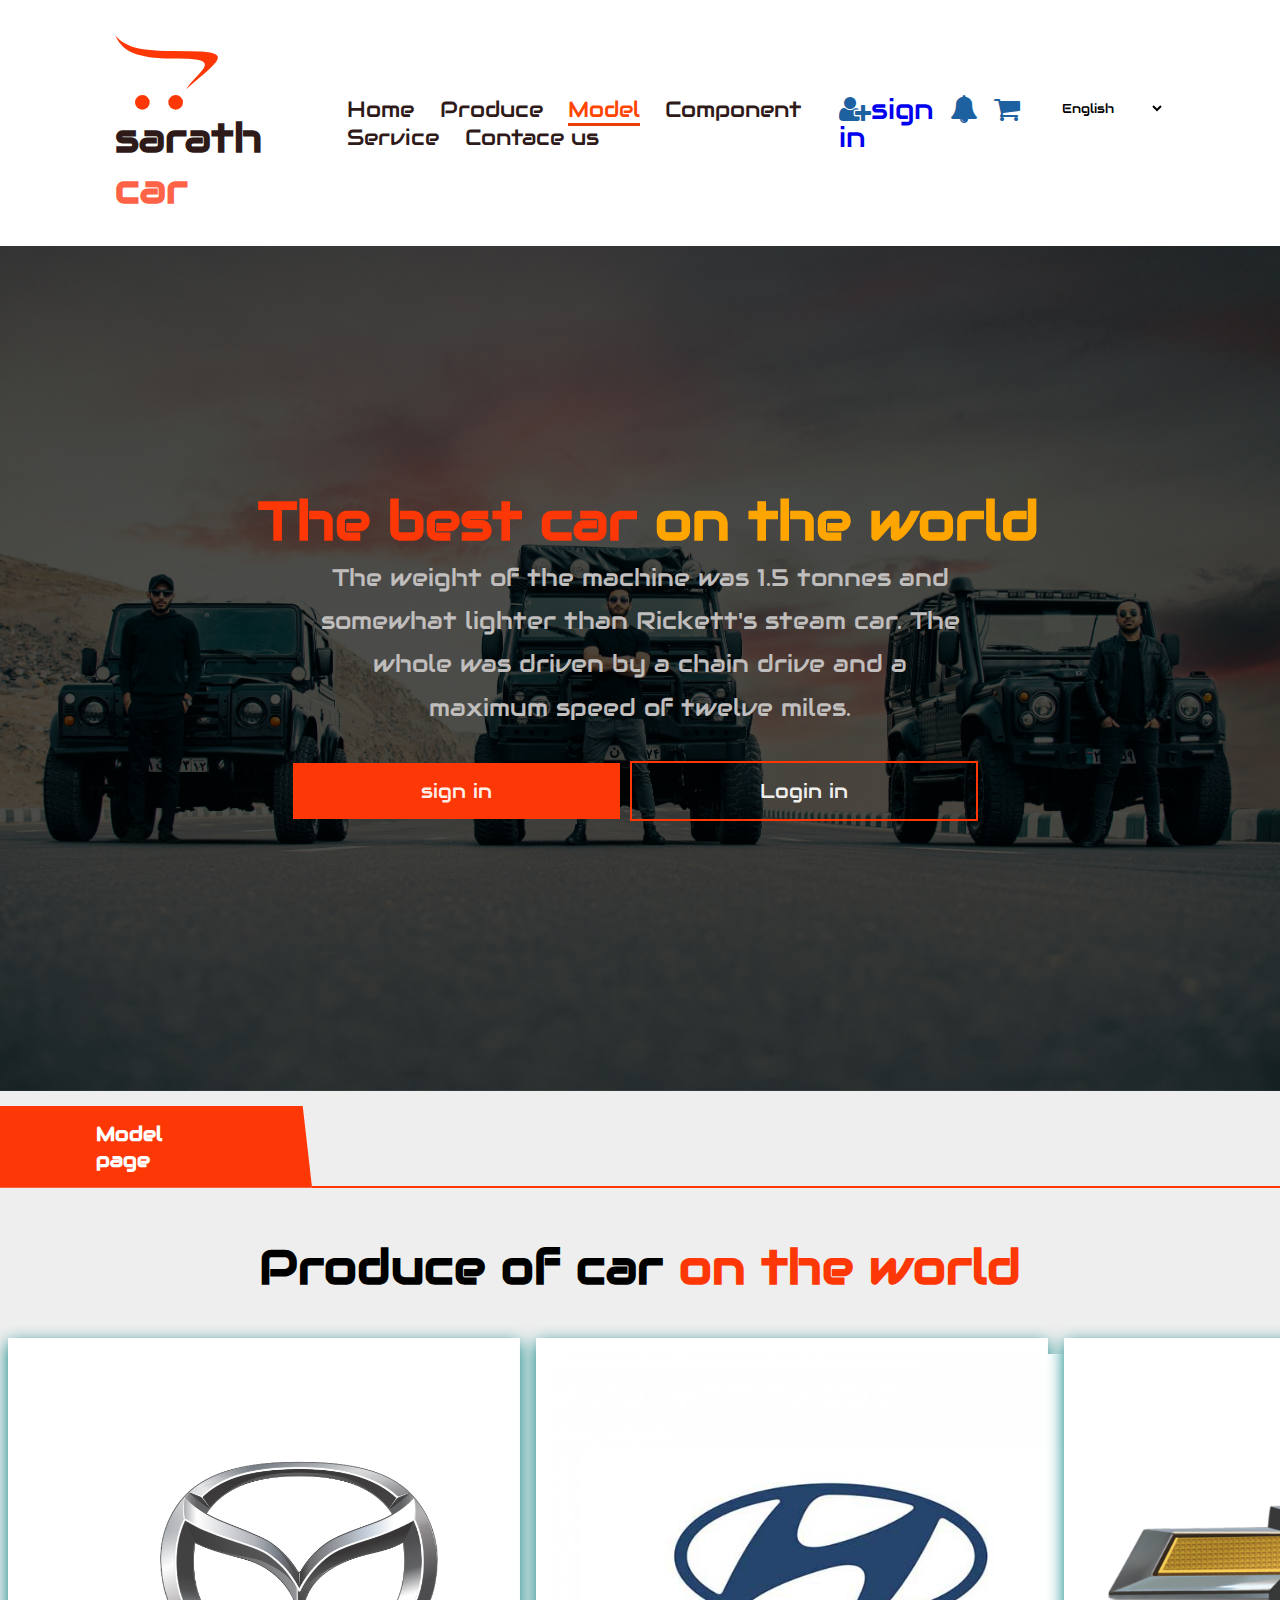
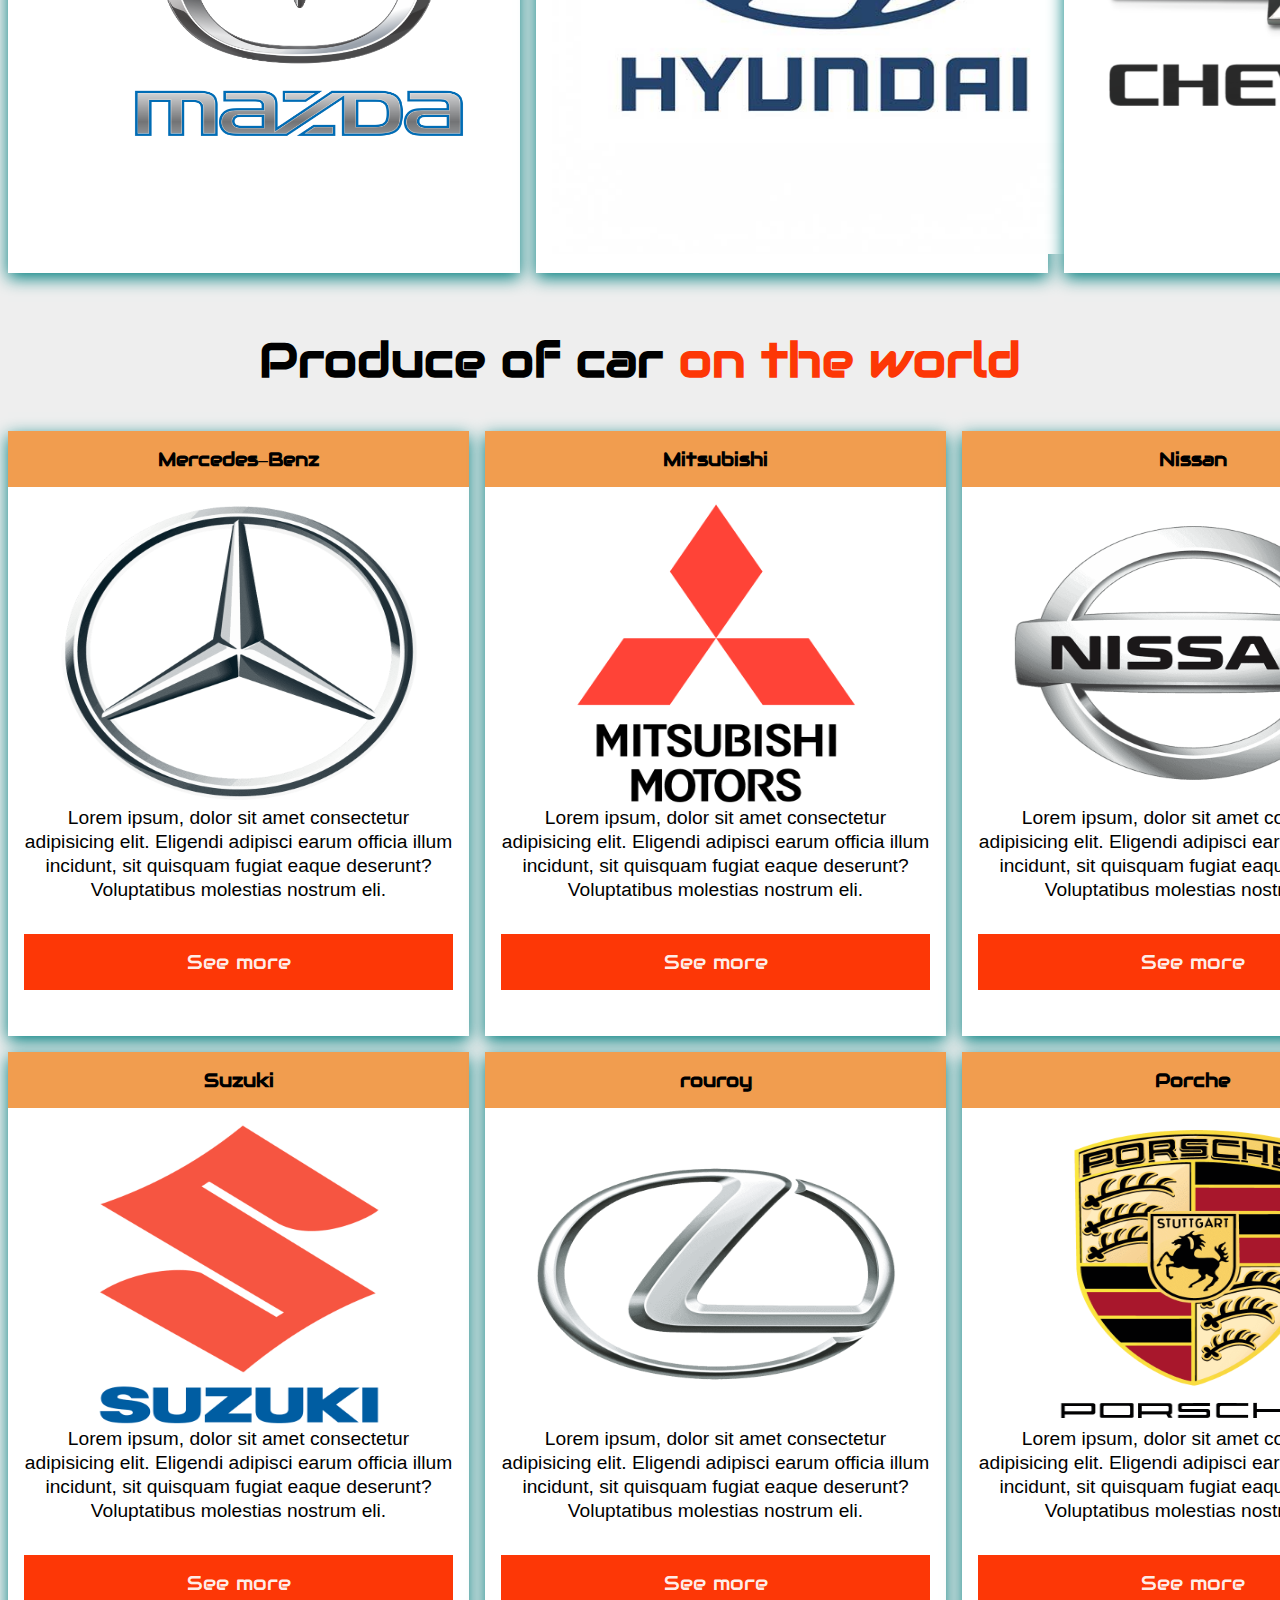
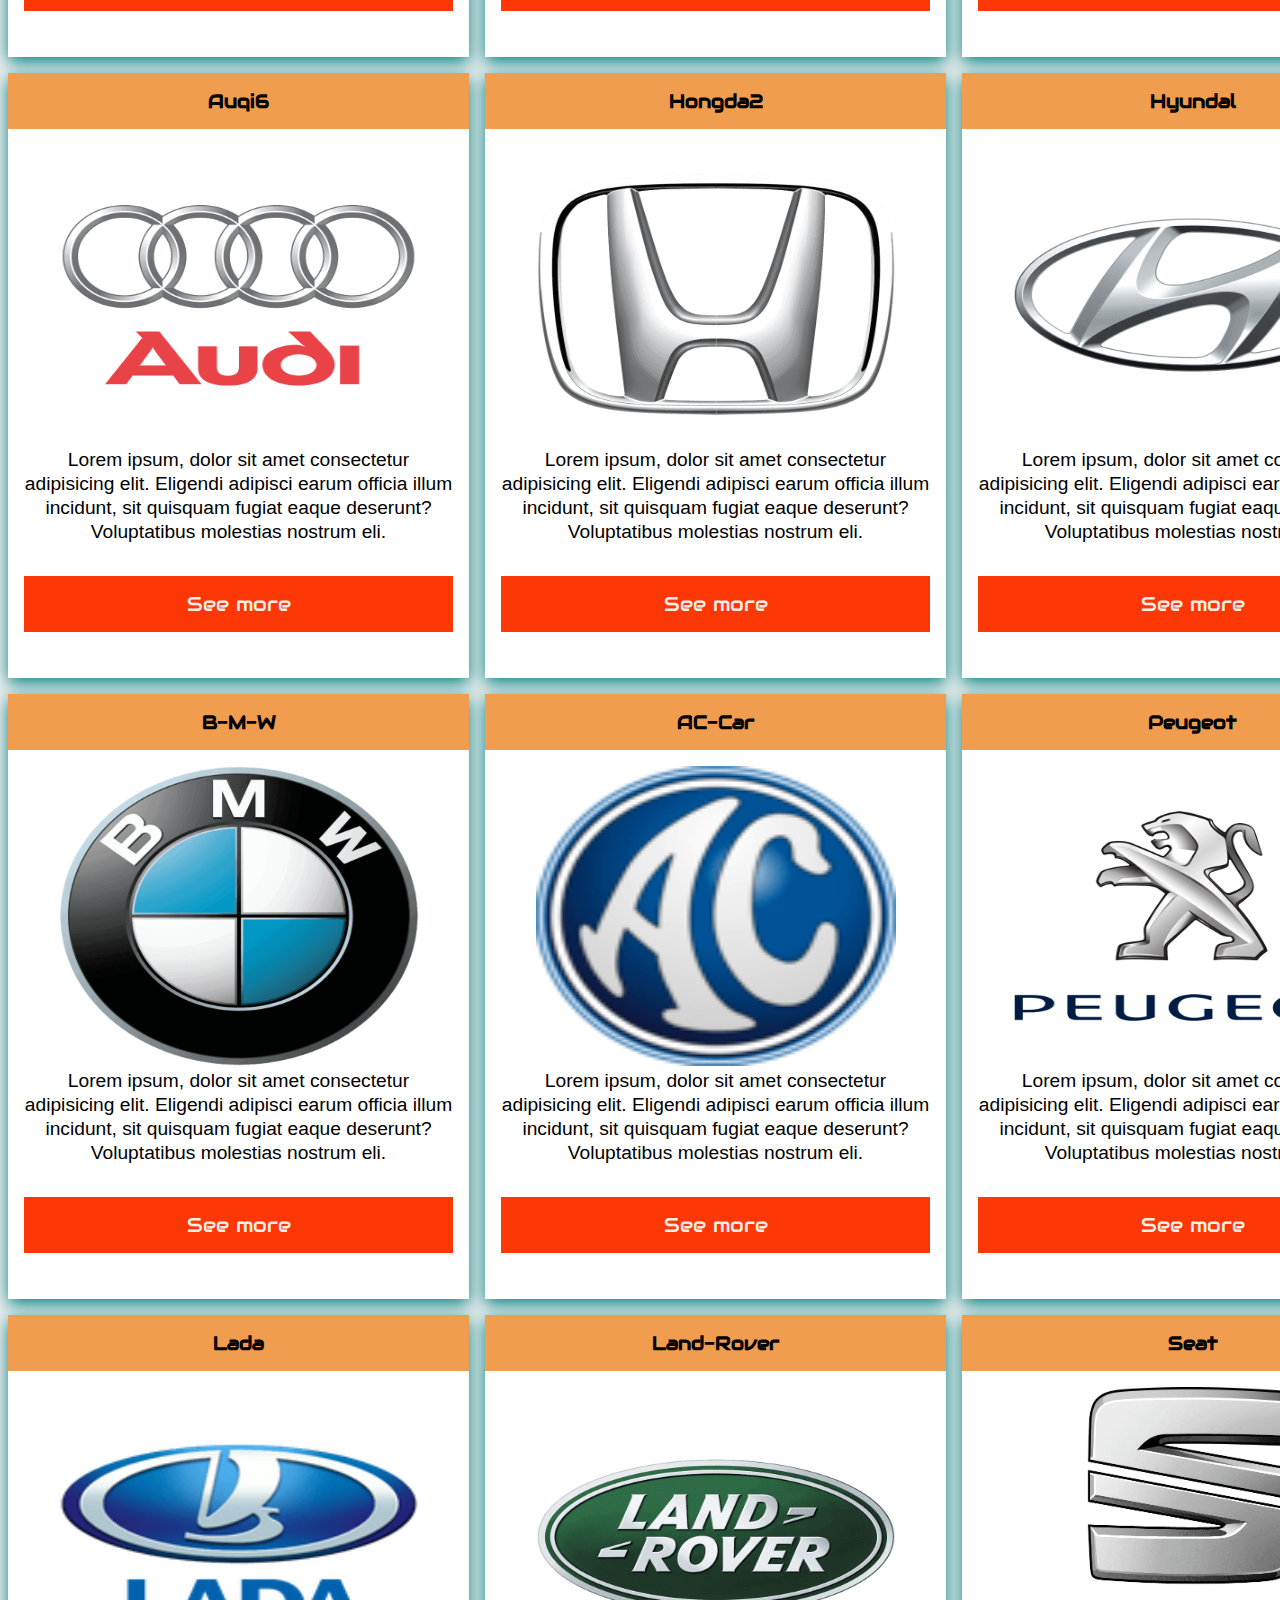
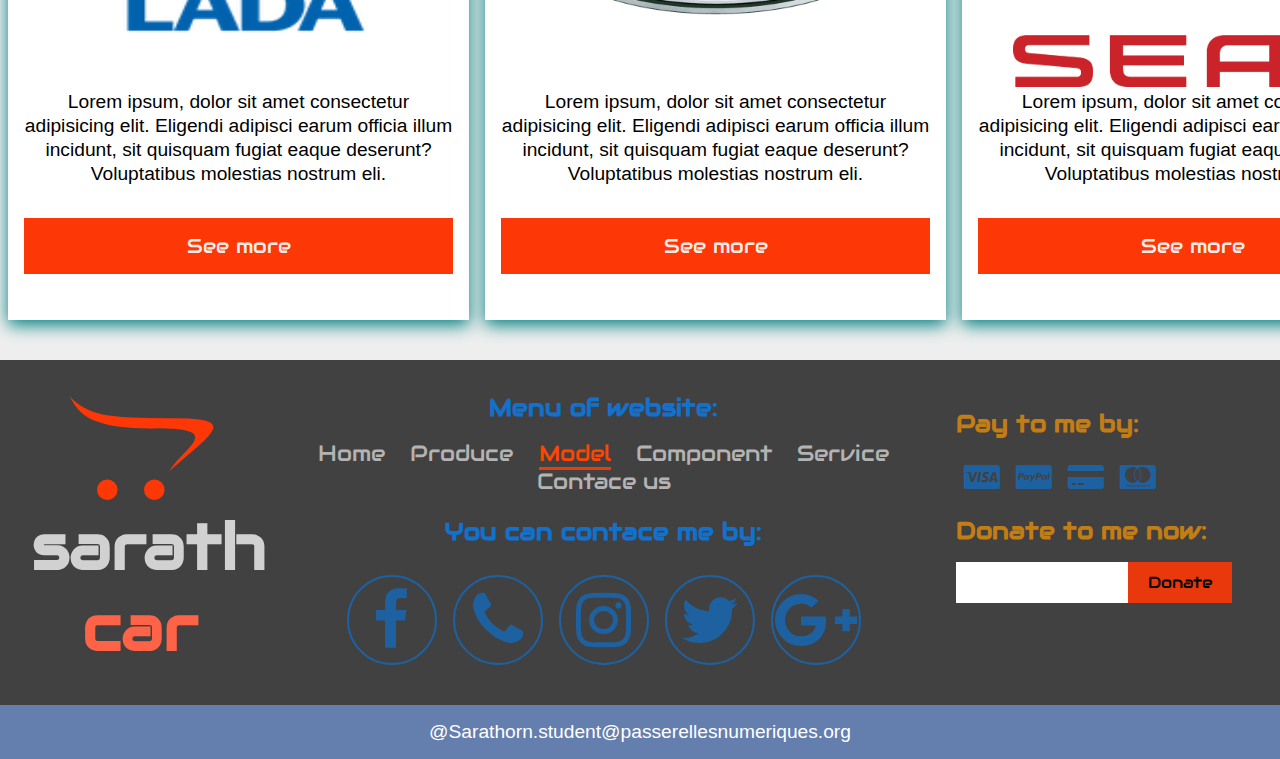
<file: page/model.html>
<!DOCTYPE html>
<html lang="en">
<head>
    <meta charset="UTF-8">
    <meta http-equiv="X-UA-Compatible" content="IE=edge">
    <meta name="viewport" content="width=device-width, initial-scale=1.0">
    <title>Model page</title>
    <link rel="stylesheet" href="https://cdnjs.cloudflare.com/ajax/libs/font-awesome/4.7.0/css/font-awesome.min.css">
    <link rel="stylesheet" href="../css/style.css">
</head>
<body>
    <!-- navbar -->
    <header class="header">

        <a href="#" class="logo"><i class="fa fa-opencart"></i>sarath  <span>car</span> </a>
        <nav class="navbar">
            <a href="../index.html">Home</a>
            <a href="produce.html">Produce</a>
            <a href="#" id="focus">Model</a>
            <a href="component.html">Component</a>
            <a href="service.html">Service</a>
            <a href="contace.html">Contace us</a>
        </nav>
        <div class="icons">
            <div class="fa fa-user-plus"><a href="sign-in.html">sign in</a></div>
            <div class="fa fa-bell"></div>
            <div class="fa fa-shopping-cart"></div>
            <div class="select-language">
                <select name="" id="">
                    <option value="" selected disabled>English</option>
                    <option value="">Khmer</option>
                    <option value="">Chinese</option>
                    <option value="">Thai</option>
                </select>
            </div>
        </div>
    </header>
    <section class="home">
        <div class="content">
            <h3>The best car <span>on the world</span> </h3>
            <p>The weight of the machine was 1.5 tonnes and somewhat lighter than Rickett's steam car. The whole was driven by a chain drive and a maximum speed of twelve miles.

            </p>
            <div class="button">
                <div class="button">
                    <a href="sign-in.html" class="btn btn-color">
                       sign in
                    </a>
                    <a href="sign-in.html" class="btn btn-benner" >
                        Login in
                    </a>
                </div>
            </div>
        </div>
    </section>
    <div class="headers">
        <h1>Model page</h1>
        <div></div>
    </div>
    <h1 class="h1-card">Produce of car <span> on the world</span></h1>
    <div class="">
        <div class="main-card">
            <div class="card no-bg-card start-center">
                <img src="../image/lo1.png" alt="" width="550" height="500">
            </div>
            <div class="card no-bg-card start-center">
                <img src="../image/lo2.jpg" alt="" width="550" height="500">
            </div>
            <div class="card no-bg-card start-center">
                <img src="../image/lo3.png" alt="" width="550" height="500">
            </div>
        </div>


        <h1 class="h1-card">Produce of car <span> on the world</span></h1>
        <div>

            <div class="main-card">
                <div class="card no-bg-card start-center">
                    <h1 class="h1-bg">Mercedes‒Benz</h1>
                    <img src="../image/los1.png" alt="" width="360" height="300">
                    <p>Lorem ipsum, dolor sit amet consectetur adipisicing elit. Eligendi adipisci earum officia illum incidunt, sit quisquam fugiat eaque deserunt? Voluptatibus molestias nostrum eli.</p>
                    <div class="btn btn-color">
                        See more
                    </div>
                </div>
                <div class="card no-bg-card start-center">
                    <h1 class="h1-bg">Mitsubishi</h1>
                    <img src="../image/los2.png" alt="" width="360" height="300">
                    <p>Lorem ipsum, dolor sit amet consectetur adipisicing elit. Eligendi adipisci earum officia illum incidunt, sit quisquam fugiat eaque deserunt? Voluptatibus molestias nostrum eli.</p>
                    <div class="btn btn-color">
                        See more
                    </div>
                </div>
                <div class="card no-bg-card start-center">
                    <h1 class="h1-bg">Nissan</h1>
                    <img src="../image/los3.png" alt="" width="360" height="300">
                    <p>Lorem ipsum, dolor sit amet consectetur adipisicing elit. Eligendi adipisci earum officia illum incidunt, sit quisquam fugiat eaque deserunt? Voluptatibus molestias nostrum eli.</p>
                    <div class="btn btn-color">
                        See more
                    </div>
                </div>
                <div class="card no-bg-card start-center">
                    <h1 class="h1-bg">Opel</h1>
                    <img src="../image/los4.png" alt="" width="360" height="300">
                    <p>Lorem ipsum, dolor sit amet consectetur adipisicing elit. Eligendi adipisci earum officia illum incidunt, sit quisquam fugiat eaque deserunt? Voluptatibus molestias nostrum eli.</p>
                    <div class="btn btn-color">
                        See more
                    </div>
                </div>
            </div>
            <div class="main-card">
                <div class="card no-bg-card start-center">
                    <h1 class="h1-bg">Suzuki</h1>
                    <img src="../image/los5.png" alt="" width="360" height="300">
                    <p>Lorem ipsum, dolor sit amet consectetur adipisicing elit. Eligendi adipisci earum officia illum incidunt, sit quisquam fugiat eaque deserunt? Voluptatibus molestias nostrum eli.</p>
                    <div class="btn btn-color">
                        See more
                    </div>
                </div>
                <div class="card no-bg-card start-center">
                    <h1 class="h1-bg">rouroy</h1>
                    <img src="../image/los6.png" alt="" width="360" height="300">
                    <p>Lorem ipsum, dolor sit amet consectetur adipisicing elit. Eligendi adipisci earum officia illum incidunt, sit quisquam fugiat eaque deserunt? Voluptatibus molestias nostrum eli.</p>
                    <div class="btn btn-color">
                        See more
                    </div>
                </div>
                <div class="card no-bg-card start-center">
                    <h1 class="h1-bg">Porche</h1>
                    <img src="../image/los7.png" alt="" width="360" height="300">
                    <p>Lorem ipsum, dolor sit amet consectetur adipisicing elit. Eligendi adipisci earum officia illum incidunt, sit quisquam fugiat eaque deserunt? Voluptatibus molestias nostrum eli.</p>
                    <div class="btn btn-color">
                        See more
                    </div>
                </div>
                <div class="card no-bg-card start-center">
                    <h1 class="h1-bg">Citrown</h1>
                    <img src="../image/los8.png" alt="" width="360" height="300">
                    <p>Lorem ipsum, dolor sit amet consectetur adipisicing elit. Eligendi adipisci earum officia illum incidunt, sit quisquam fugiat eaque deserunt? Voluptatibus molestias nostrum eli.</p>
                    <div class="btn btn-color">
                        See more
                    </div>
                </div>
            </div>
            <div class="main-card">
                <div class="card no-bg-card start-center">
                    <h1 class="h1-bg">Auqi6</h1>
                    <img src="../image/los9.png" alt="" width="360" height="300">
                    <p>Lorem ipsum, dolor sit amet consectetur adipisicing elit. Eligendi adipisci earum officia illum incidunt, sit quisquam fugiat eaque deserunt? Voluptatibus molestias nostrum eli.</p>
                    <div class="btn btn-color">
                        See more
                    </div>
                </div>
                <div class="card no-bg-card start-center">
                    <h1 class="h1-bg">Hongda2</h1>
                    <img src="../image/los10.png" alt="" width="360" height="300">
                    <p>Lorem ipsum, dolor sit amet consectetur adipisicing elit. Eligendi adipisci earum officia illum incidunt, sit quisquam fugiat eaque deserunt? Voluptatibus molestias nostrum eli.</p>
                    <div class="btn btn-color">
                        See more
                    </div>
                </div>
                <div class="card no-bg-card start-center">
                    <h1 class="h1-bg">Hyundal</h1>
                    <img src="../image/los11.png" alt="" width="360" height="300">
                    <p>Lorem ipsum, dolor sit amet consectetur adipisicing elit. Eligendi adipisci earum officia illum incidunt, sit quisquam fugiat eaque deserunt? Voluptatibus molestias nostrum eli.</p>
                    <div class="btn btn-color">
                        See more
                    </div>
                </div>
                <div class="card no-bg-card start-center">
                    <h1 class="h1-bg">Daewoo</h1>
                    <img src="../image/los12.png" alt="" width="360" height="300">
                    <p>Lorem ipsum, dolor sit amet consectetur adipisicing elit. Eligendi adipisci earum officia illum incidunt, sit quisquam fugiat eaque deserunt? Voluptatibus molestias nostrum eli.</p>
                    <div class="btn btn-color">
                        See more
                    </div>
                </div>
            </div>
            <div class="main-card">
                <div class="card no-bg-card start-center">
                    <h1 class="h1-bg">B-M-W</h1>
                    <img src="../image/los13.png" alt="" width="360" height="300">
                    <p>Lorem ipsum, dolor sit amet consectetur adipisicing elit. Eligendi adipisci earum officia illum incidunt, sit quisquam fugiat eaque deserunt? Voluptatibus molestias nostrum eli.</p>
                    <div class="btn btn-color">
                        See more
                    </div>
                </div>
                <div class="card no-bg-card start-center">
                    <h1 class="h1-bg">AC-Car</h1>
                    <img src="../image/los14.png" alt="" width="360" height="300">
                    <p>Lorem ipsum, dolor sit amet consectetur adipisicing elit. Eligendi adipisci earum officia illum incidunt, sit quisquam fugiat eaque deserunt? Voluptatibus molestias nostrum eli.</p>
                    <div class="btn btn-color">
                        See more
                    </div>
                </div>
                <div class="card no-bg-card start-center">
                    <h1 class="h1-bg">Peugeot</h1>
                    <img src="../image/los15.png" alt="" width="360" height="300">
                    <p>Lorem ipsum, dolor sit amet consectetur adipisicing elit. Eligendi adipisci earum officia illum incidunt, sit quisquam fugiat eaque deserunt? Voluptatibus molestias nostrum eli.</p>
                    <div class="btn btn-color">
                        See more
                    </div>
                </div>
                <div class="card no-bg-card start-center">
                    <h1 class="h1-bg">Chery</h1>
                    <img src="../image/los16.png" alt="" width="360" height="300">
                    <p>Lorem ipsum, dolor sit amet consectetur adipisicing elit. Eligendi adipisci earum officia illum incidunt, sit quisquam fugiat eaque deserunt? Voluptatibus molestias nostrum eli.</p>
                    <div class="btn btn-color">
                        See more
                    </div>
                </div>
            </div>
            <div class="main-card">
                <div class="card no-bg-card start-center">
                    <h1 class="h1-bg">Lada</h1>
                    <img src="../image/los17.png" alt="" width="360" height="300">
                    <p>Lorem ipsum, dolor sit amet consectetur adipisicing elit. Eligendi adipisci earum officia illum incidunt, sit quisquam fugiat eaque deserunt? Voluptatibus molestias nostrum eli.</p>
                    <div class="btn btn-color">
                        See more
                    </div>
                </div>
                <div class="card no-bg-card start-center">
                    <h1 class="h1-bg">Land-Rover</h1>
                    <img src="../image/los18.png" alt="" width="360" height="300">
                    <p>Lorem ipsum, dolor sit amet consectetur adipisicing elit. Eligendi adipisci earum officia illum incidunt, sit quisquam fugiat eaque deserunt? Voluptatibus molestias nostrum eli.</p>
                    <div class="btn btn-color">
                        See more
                    </div>
                </div>
                <div class="card no-bg-card start-center">
                    <h1 class="h1-bg">Seat</h1>
                    <img src="../image/los19.png" alt="" width="360" height="300">
                    <p>Lorem ipsum, dolor sit amet consectetur adipisicing elit. Eligendi adipisci earum officia illum incidunt, sit quisquam fugiat eaque deserunt? Voluptatibus molestias nostrum eli.</p>
                    <div class="btn btn-color">
                        See more
                    </div>
                </div>
                <div class="card no-bg-card start-center">
                    <h1 class="h1-bg">Hongda</h1>
                    <img src="../image/los10.png" alt="" width="360" height="300">
                    <p>Lorem ipsum, dolor sit amet consectetur adipisicing elit. Eligendi adipisci earum officia illum incidunt, sit quisquam fugiat eaque deserunt? Voluptatibus molestias nostrum eli.</p>
                    <div class="btn btn-color">
                        See more
                    </div>
                </div>
            </div>
    
    
    
    
    
        </div>
        
    </div>












    <footer>
        <a href="#" class="logo logo-footer"><i class="fa fa-opencart"></i>sarath  <span>car</span> </a>
    <div class="menu-footer">
        <nav class="navbar navbar-footer">
            <h1 class="h1">Menu of website:</h1>
            <a href="../index.html">Home</a>
            <a href="produce.html">Produce</a>
            <a href="#" id="focus">Model</a>
            <a href="component.html">Component</a>
            <a href="service.html">Service</a>
            <a href="contace.html">Contace us</a>
        </nav>
        <div>
            <h1 class="h1">You can contace me by:</h4>
            <div class="icons icons-footer">
                <div class="fa fa-facebook"></div>
                <div class="fa fa-phone"></div>
                <div class="fa fa-instagram"></div>
                <div class="fa fa-twitter"></div>
                <div class="fa fa fa-google-plus"></div>
            </div>
        </div>

    </div>
    <div>
        <h1 class="h1-footer">Pay to me by:</h1>
        <div class="icons">
            <div class="fa fa-cc-visa"></div>
            <div class="fa fa-cc-paypal"></div>
            <div class="fa fa-credit-card-alt"></div>
            <div class="fa fa-cc-mastercard"></div>
        </div>
        <h1 class="h1-footer">Donate to me now:</h1>
        <div class="form-footer">
            <input type="text" class="input-footer">
            <div class="btn-footer">
                Donate
            </div>
        </div>

    </div>

</footer>
<p class="rever">@Sarathorn.student@passerellesnumeriques.org</p>
</body>
</html>
</file>
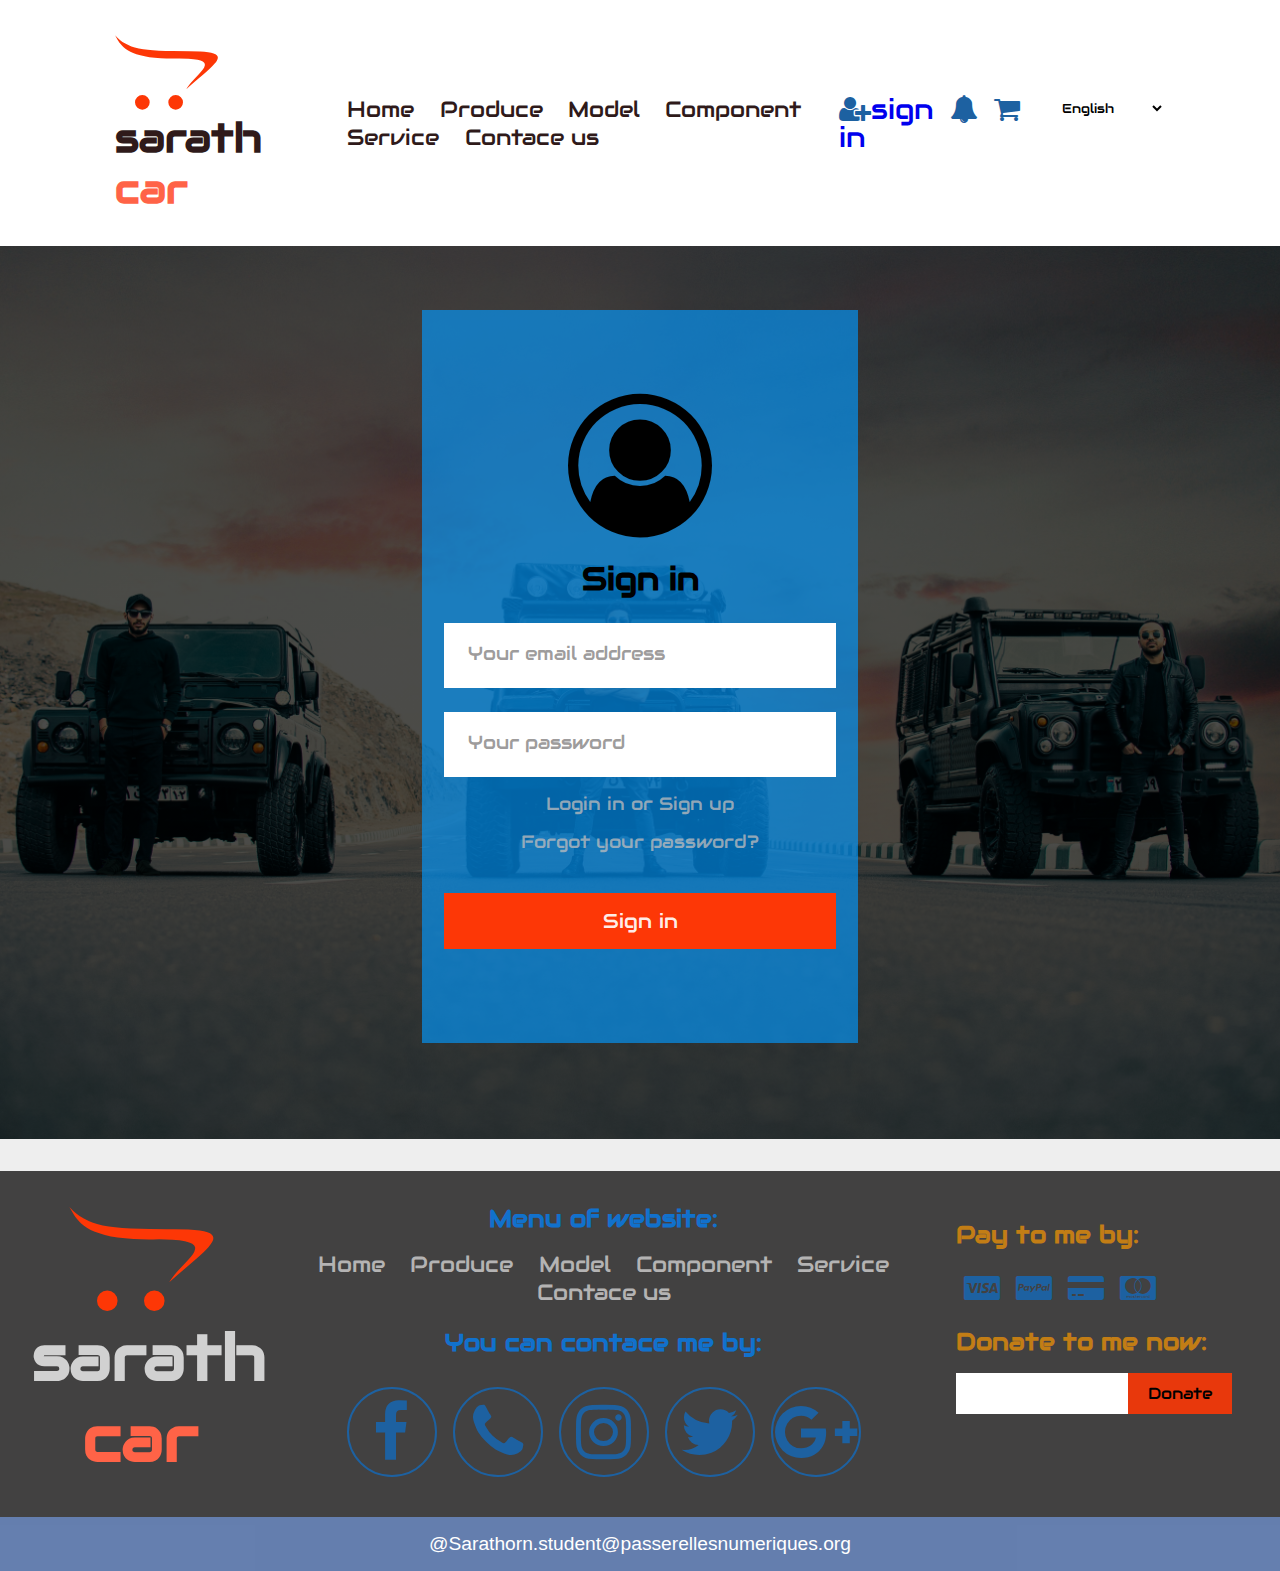
<file: page/sign-in.html>
<!DOCTYPE html>
<html lang="en">
<head>
    <meta charset="UTF-8">
    <meta http-equiv="X-UA-Compatible" content="IE=edge">
    <meta name="viewport" content="width=device-width, initial-scale=1.0">
    <title>sign in</title>
    <link rel="stylesheet" href="https://cdnjs.cloudflare.com/ajax/libs/font-awesome/4.7.0/css/font-awesome.min.css">
    <link rel="stylesheet" href="../css/style.css">
</head>
<body>
    <div class="bg">
        <!-- navbar -->
    <header class="header">

        <a href="#" class="logo"><i class="fa fa-opencart"></i>sarath  <span>car</span> </a>
        <nav class="navbar">
            <a href="../index.html">Home</a>
            <a href="produce.html">Produce</a>
            <a href="model.html">Model</a>
            <a href="component.html">Component</a>
            <a href="service.html">Service</a>
            <a href="contace.html">Contace us</a>
        </nav>
        <div class="icons">
            <div class="fa fa-user-plus"><a href="#">sign in</a></div>
            <div class="fa fa-bell"></div>
            <div class="fa fa-shopping-cart"></div>
            <div class="select-language">
                <select name="" id="">
                    <option value="" selected disabled>English</option>
                    <option value="">Khmer</option>
                    <option value="">Chinese</option>
                    <option value="">Thai</option>
                </select>
            </div>
        </div>

    </header>
    <div class="contener contener-sign-in home">
        <div class="form form-sign-in-page">
                <div class="icons-form">
                    <div class="fa fa fa-user-circle-o"></div>
                </div>
                <h1 class="h1 h1-form">
                    Sign in
                </h1>
                <form action="">
                    <div>
                        <input type="text"  class="input" placeholder="Your email address">
                    </div>
                    <div>
                        <input type="password" placeholder="Your password" class="input">
                    </div>
                    
                    <a href="" class="a-form">Login in or Sign up</a>
                    <a class="a-form">Forgot your password?</a>
                    <div>
                        <button class="btn btn-color btn-form ">Sign in</button>
                    </div>  
                </form>
        </div>
    </div>
    </div>
















    <footer>
        <a href="#" class="logo logo-footer"><i class="fa fa-opencart"></i>sarath  <span>car</span> </a>
    <div class="menu-footer">
        <nav class="navbar navbar-footer">
            <h1 class="h1">Menu of website:</h1>
            <a href="../index.html">Home</a>
            <a href="produce.html">Produce</a>
            <a href="model.html">Model</a>
            <a href="component.html">Component</a>
            <a href="#">Service</a>
            <a href="contace.html">Contace us</a>
        </nav>
        <div>
            <h1 class="h1">You can contace me by:</h4>
            <div class="icons icons-footer">
                <div class="fa fa-facebook"></div>
                <div class="fa fa-phone"></div>
                <div class="fa fa-instagram"></div>
                <div class="fa fa-twitter"></div>
                <div class="fa fa fa-google-plus"></div>
            </div>
        </div>

    </div>
    <div>
        <h1 class="h1-footer">Pay to me by:</h1>
        <div class="icons">
            <div class="fa fa-cc-visa"></div>
            <div class="fa fa-cc-paypal"></div>
            <div class="fa fa-credit-card-alt"></div>
            <div class="fa fa-cc-mastercard"></div>
        </div>
        <h1 class="h1-footer">Donate to me now:</h1>
        <div class="form-footer">
            <input type="text" class="input-footer">
            <div class="btn-footer">
                Donate
            </div>
        </div>

    </div>

</footer>
<p class="rever">@Sarathorn.student@passerellesnumeriques.org</p>

</body>
</html>
</file>
<file: css/style.css>
@import url('https://fonts.googleapis.com/css2?family=Audiowide&family=Open+Sans&display=swap');
*{
    font-family: 'Audiowide', cursive;
    margin: 0;
    padding: 0;
    box-sizing: border-box;
    text-decoration: none;
    border:none;
    outline: none;
}
.home{
    background-image: linear-gradient(rgba(0,0,0,0.7), rgba(0,0,0,0.7), rgba(0,0,0,0.7)), 
url(../image/hamid-tajik-c1EH_XH-tNI-unsplash.jpg);
    background-repeat: no-repeat;
    background-size: cover;
    background-position: center;
    animation: slider 10s infinite linear;
}
@keyframes slider{
    100%{
        background-image: linear-gradient(rgba(0,0,0,0.7), rgba(0,0,0,0.7), rgba(0,0,0,0.7)), 
        url(../image/banner1.jpg);
    }
    80%{
        background-image: linear-gradient(rgba(0,0,0,0.7), rgba(0,0,0,0.7), rgba(0,0,0,0.7)), 
        url(../image/banner2.jpg);
    }
    60%{
        background-image: linear-gradient(rgba(0,0,0,0.7), rgba(0,0,0,0.7), rgba(0,0,0,0.7)), 
        url(../image/banner3.jpg);
    }
    40%{
        background-image: linear-gradient(rgba(0,0,0,0.7), rgba(0,0,0,0.7), rgba(0,0,0,0.7)), 
        url(../image/banner4.jpg);
    }
    20%{
        background-image: linear-gradient(rgba(0,0,0,0.7), rgba(0,0,0,0.7), rgba(0,0,0,0.7)), 
        url(../image/banner5.jpg);
    }
}

body{
    font-size: 60%;
    background: #eee;
    overflow-x: hidden;
    scroll-behavior: smooth;
    

}
/* nav */
.header{
    display: flex;
    align-items: center;
    justify-content: space-between;
    background: #fff;
    padding: 2rem 9%;
    box-shadow: 0 0.5rem 1rem rgba(0,0,0,0.1);
}
.color-contener{
    background: rgba(252, 212, 152, 0.685);
}
/* -----------logo------------------ */
.logo{
    font-size: 2.5rem;
    font-weight: bold;
    color: #2f1a1a;
}
.logo-footer{
    width: 18%;
    text-align: center;
    font-size: 4rem;
    color: rgb(209, 209, 209);
}
.logo-footer span{
    color: white;
}
/* ------------------------------------ */
.menu-footer{
    width: 58%;
    /* display: flex;
    justify-content: center; */
    text-align: center;
}
.menu-footer div{
    margin-top: 1.3rem;
}
.menu-footer .h1{
    margin-bottom: 1rem;
    color: rgba(9, 123, 230, 0.849);
    font-size: 1.5rem;
}









.logo span{
    color: tomato;
}
.logo i{
    color: rgb(253, 55, 6);
    font-size: 5rem;
}
.logo-footer i{
    font-size: 7rem;
}
/* ---------------------- */


/* ------navbar------- */
.navbar a{
    font-size: 1.4rem;
    margin: 0 0.7rem;
    color: #2f1a1a;
}
.menu{
    /* width:%; */
    margin: auto;
}
.navbar-footer a{
    width: 100%;
    font-size: -1rem;
    margin-top: -2rem;
    text-align: center;
    color: rgb(180, 179, 179);
}
a:hover{
    color: rgb(253, 55, 6);
 
}
/* icon-------------- */
.icons{
    display: flex;
}
.icons-form{
    text-align: center;
    font-size: 9rem;
}
.icons .fa{
    font-size: 28px;
    margin: 8px;
    color: #1d61a1;
}
.icons-footer{
    display: flex;
    justify-content: center;
    margin-top: 4rem;
}
.icons-footer .fa{
    font-size: 4rem;
    border: 2px solid;
    width: 90px;
    height: 90px;
    display: flex;
    justify-content: center;
    align-items: center;
    border-radius: 50%;
}
.form-footer{
    display: flex;
}
.form-footer .btn-footer{
    background:  rgba(253, 55, 6, 0.89);
    padding: 10px 20px;
    font-size: 1rem;
}
.form-footer .btn-footer:hover{
    background: rgba(238, 124, 11, 0.911);
}

.h1-footer{
    margin: 1rem 0;
    color: rgba(230, 142, 9, 0.781);
    font-size: 1.5rem;
}
.rever{
    padding: 1rem;
    width: 100%;
    text-align: center;
    background: rgba(12, 55, 134, 0.609);
    color: rgb(255, 255, 255);
}
.icons .fa:hover{
    color: rgb(253, 55, 6);
}



/* home */
.home{
    display: flex;
    justify-content: center;
    align-items: center;
   
background-image: linear-gradient(rgba(0,0,0,0.7), rgba(0,0,0,0.7), rgba(0,0,0,0.7)), 
url(../image/hamid-tajik-c1EH_XH-tNI-unsplash.jpg);
    background-repeat: no-repeat;
    background-size: cover;
    background-position: center;
    padding: 15rem 0;
}
.home .content p{
    font-family: 'Audiowide', cursive;
}
.home .content{
    text-align: center;

}
.home .content  h3{
    color: rgb(253, 55, 6);
    font-size: 3.4rem;
    

}
.home  .content  h3 span{
    color: orange;
}
.home .content  p{
    width: 50%;
    margin: auto;
    font-size: 1.5rem;
    line-height: 1.8;
    color: #c0bdbd;
    font-weight: 1px;
    /* font-family: 'Open Sans', sans-serif; */
}


/* btn */
.home .content button{
    font-size: 1.5rem;
    padding: 1rem 2rem;
    cursor: pointer;
    border-radius: 8px;
    background: orange;
    color: #fff;
}
.button{
    display: flex;
    justify-content: center;
    align-items: center;
}
.btn-benner{
    margin: 10px;
    background: none;
    border: 2px solid rgb(253, 55, 6);
    color: white;
}
.btn-color{
    background: rgb(253, 55, 6);
}
.btn{

    margin-bottom: 30px;
    margin-top: 2rem;
    font-size: 20px;
    padding: 15px 8rem;
    color: rgba(255, 255, 255, 0.932);
    
}
.btn:hover{
    background: orange;
}
.btn-small{
    width: 40%;
    margin-left: 1rem;
    padding: 10px 20px ;
    text-align: center;    /* margin: auto; */
    margin-top: 6px;
}
.small{
    width: 40%;
    padding: 15px ;
    text-align: center;

    /* margin: auto; */
}
.btn-form{
    width: 100%;
    /* margin-left: 2.5%; */
    box-sizing: border-box;
  }




/* contener */
.headers{
    display: flex;
}
.headers h1{
    clip-path: polygon(0 0, 97% 0, 100% 100%, 0% 100%);
    background:  rgb(253, 55, 6);
    padding: 15px 6rem;
    margin-top: 15px;
    font-size: 20px;
    color:white;

}
.h1{
    font-size: 1.5rem;
    /* margin-top: ; */
}
.h1-contace{
    margin-bottom: 1rem;
}
/* .h1-footer{
    font-size: 2rem;
    color: rgb(180, 179, 179);
} */
.headers div{
    width: 80%;
    border-bottom: 2px solid  rgb(253, 55, 6);
}

.main{
    width: 95%;
    margin: auto;
    margin-top: 5vh;
}
.main-1{
    display: flex;
    /* background: rgb(170, 168, 168); */
    


}
.main-2{
    text-align: center;
    margin-top: 0;
    padding: 2rem;
    background: rgba(255, 54, 4, 0.719);
}

.main .text{
    width: 72%;
    padding: 3.5rem;

}
.main .text h3{
    font-size: 3rem;
}
.main .text p{
    margin-top: 1rem;
    font-size: 1.5rem;
    line-height: 2rem;
    font-family: sans-serif;

}
.main .img{
    width: 28%;
    
}
.main .img img{
    width: 100%;
    height: 70vh;
}

/*-------------icon------------------ */

/* card */
.main-card{
    display: flex;
    /* margin-top: 20px; */
}

.card-no-magin{
    margin: 0;
}
.card-has-magain{
    padding: 30px;
    margin: 10px;
}
.card-has-small-magain{
    background: rgba(113, 114, 114, 0.966);
    margin: 5px;
}
.main-card .card{
    width: 40%;
}
.start-center{
    text-align: center;

}
.start-left{
    text-align: none;
}
.no-bg-card{
    background: none;
    padding: 1rem;
    margin: 8px;
    background: rgb(255, 255, 255);
    box-shadow: 0 0.3rem 1rem teal;

}
.card-has-bg{
    background: rgba(207, 204, 204, 0.692);
}
.main-card .card-has-bg:hover{
    box-shadow: 0 0.3rem 1rem teal;
}
.main-card .card h4{
    font-size: 1.4rem;
}
.main-card .card p{
    font-size: 1.2rem;
    font-family: sans-serif;
    line-height: 1.5rem;
    margin-bottom: 0.5rem;
}
.card a{
    font-size: 1rem;
}


/* footer */
footer{
    background: rgb(66, 65, 65);
    display: flex;
    padding: 2rem;
    margin-top: 2rem;
}

/* .menu a{
    display: block;
} */



/*---------- form */
.select-language select{
    border: none;
    padding: 20px 30px;
    background: white;
    margin-top: -8px;
}
.select-language select option{
    font-size: 20px;
}
.form{
    width: 40%;
    margin: auto;
}
.form form{
    width: 90%;
    margin: auto;
}
.form-sign-in-page{
    background: rgba(3, 151, 250, 0.664);
    margin-top: -2rem;
    padding: 4rem 0rem;
}
.form form div{
    margin: auto;
    box-sizing: border-box;
    margin-top: 0.5rem;
}
.input{
    width: 100%;
    box-sizing: border-box;
    padding: 1.5rem;
    margin-top: 1rem;
    resize: none;

}
::placeholder{
    font-size: 1.2rem;
    color: rgba(126, 124, 124, 0.774);
}

.contener-sign-in{

    padding: 6rem;
    display: flex;
}
.h1-form{
    text-align: center;
    font-size: 2rem;
}
.a-form{
    display: flex;
    justify-content: center;
    font-size: 1.1rem;
    margin-top: 1rem;
    color: rgba(192, 189, 189, 0.774);
}
p{
    font-family: sans-serif;
    font-size: 1.2rem;
}


.information{
    width: 75%;
}
.img-text{
    width: 100%;
    display: flex;
}
.information img{
    margin-right: 1.4rem;
}


.h1-card{
    text-align: center;
    margin-top: 3rem;
    font-size: 3rem;
    margin-bottom: 2rem;
}
.h1-card span{
    color:  rgb(253, 55, 6);
}
.photo{
    margin: auto;
    margin-top: -9rem;
}


.main-card .start-left img{
    width: 100%;
    height: 45vh;
}
.main-card .start-left p,.icon-flex,h3{
    padding-left: 1rem;
}
.start-left del{
    text-decoration: line-through;
    font-family: sans-serif;
    background: rgba(240, 167, 10, 0.87);
    margin-left: 6px;
}
.start-left .fa{
    font-size: 2rem;
    color: rgba(255, 153, 0, 0.836);
}
.start-left span{
    font-family: sans-serif;
    font-size: 2.3rem;
    font-weight: bold;
    color: rgb(0, 0, 0);
    
}
.start-left h3{
    width: 50%;
    padding: 10px 15px;
    margin: -2px 0 10px 0;
    background: rgba(231, 127, 9, 0.87);
    color: rgba(24, 23, 23, 0.877);
    clip-path: polygon(0 0, 100% 0, 96% 100%, 0 100%);
    font-size: 1.6rem;
  }











/* model======================== */
  .h1-bg{
      width: 461px;
      padding: 1rem;
      margin: -1rem -1rem 1rem -1rem;
      background: rgba(238, 137, 42, 0.829);
  }

/* servies */
.thepra .h1{
    margin-bottom: 1rem;
    color: red;
    font-size: 2rem;
}
.thepra p{
    font-size: 1.5rem;
}
.service-contain{
    padding: 2rem;
    display: flex;
    width: 100%;
}
.service-contain img{
    margin: 0 1rem;
}
.service-contain .btn-color,.service-contain .btn-benner{
    width: 13rem;
    text-align: center;
    margin: 1rem 5rem;
    font-size: 1rem;
    padding: 1rem 3rem;
    color: #000;
}
.service-contain .btn-benner:hover{
    background: rgb(240, 186, 12);
}
.service-contain .btn-color:hover{
    background: rgb(236, 177, 13);
}
.service-color{
    background: rgba(6, 146, 240, 0.473);
}
.service{
    padding: 2rem;
    text-align: center;
    margin-bottom: 2rem;
}
.users img{
    width: 200px;
    height: 200px;
    background: #000;
    border-radius: 50%;
}
.service-color .btn-color{
    margin-left: -4px;
}
.service .h1{
    color: rgb(4, 116, 245);
    margin-bottom: 2rem;
}
.service p{
    width: 40%;
    margin: auto;
}
.service h3{
    font-size: 1.6rem;
    margin: 1rem;
}













#focus{
    border-bottom: 3px solid rgb(235, 61, 8);
    color: orangered;

}


.cost{
    display: flex;
    justify-content: center;
}
.cost h1{
    margin: 0 1rem;
    font-size: 2rem;
    
    font-family: sans-serif;

}
.cost p{
    font-size: 2rem;

 
}
.bt{
    margin-top: 1rem;
    display: flex;
    justify-content: center;
    color: white;
}
.btn-com{
    padding: 1rem 3rem;
    font-size: 1rem;
    margin: 0 15px;
}
.btn-com:hover{
    background: rgb(224, 146, 0);
}
.card-com .icon-flex .fa{
    font-size: 1.6rem;
    color: rgba(243, 134, 9, 0.959);

}
</file>
